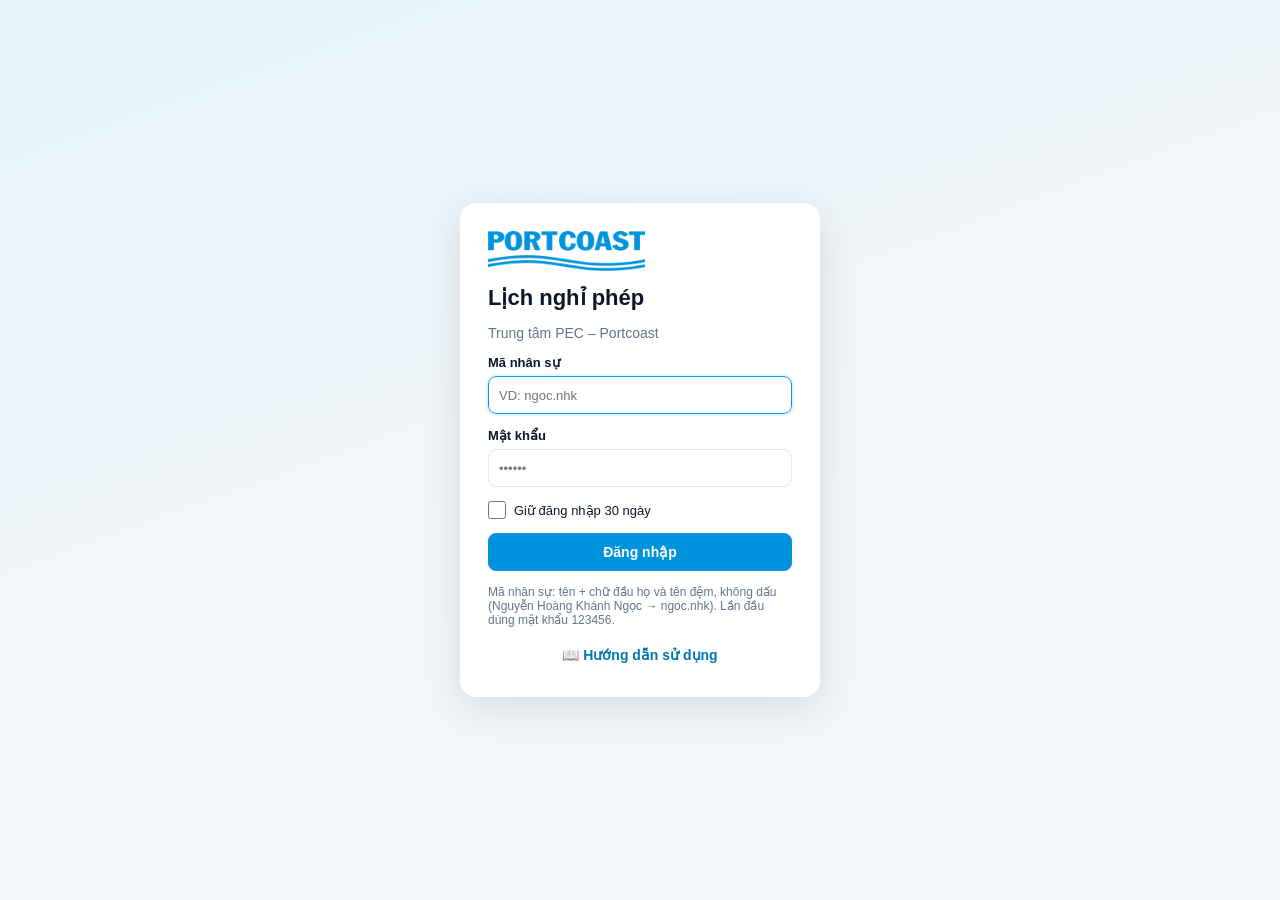
<file: index.html>
<!doctype html>
<html lang="vi">
<head>
  <meta charset="utf-8">
  <meta name="viewport" content="width=device-width, initial-scale=1, viewport-fit=cover">
  <meta name="theme-color" content="#0093DD">
  <meta name="robots" content="noindex, nofollow">
  <meta http-equiv="Content-Security-Policy" content="default-src 'self'; script-src 'self'; style-src 'self' 'unsafe-inline'; img-src 'self' data: blob:; connect-src 'self' https://script.google.com https://script.googleusercontent.com; manifest-src 'self'; object-src 'none'; base-uri 'none'; form-action 'none'">
  <meta name="referrer" content="no-referrer">
  <title>Lịch nghỉ phép PEC – Portcoast</title>
  <link rel="icon" type="image/png" sizes="64x64" href="assets/favicon.png">
  <link rel="icon" type="image/png" sizes="192x192" href="assets/icon-192.png">
  <link rel="apple-touch-icon" sizes="180x180" href="assets/apple-touch-icon.png">
  <meta name="apple-mobile-web-app-capable" content="yes">
  <meta name="mobile-web-app-capable" content="yes">
  <meta name="apple-mobile-web-app-title" content="Nghỉ phép PEC">
  <meta name="apple-mobile-web-app-status-bar-style" content="default">
  <link rel="manifest" href="manifest.webmanifest">
  <link rel="stylesheet" href="css/style.css?v=11">
</head>
<body>
  <header class="topbar">
    <div class="brand">
      <img src="assets/logo.png" alt="Portcoast" class="logo">
      <div class="app-title"><strong>Lịch nghỉ phép</strong><span id="unitName"></span></div>
    </div>
    <nav class="tabs" id="tabs" aria-label="Chức năng"></nav>
    <button class="user-chip" id="userChip" type="button" hidden></button>
  </header>
  <div id="demoBanner" class="demo-banner" hidden></div>

  <main id="main">
    <section class="view" id="view-calendar"></section>
    <section class="view" id="view-form" hidden></section>
    <section class="view" id="view-approve" hidden></section>
    <section class="view" id="view-summary" hidden></section>
    <section class="view" id="view-me" hidden></section>
    <section class="view" id="view-admin" hidden></section>
  </main>

  <div class="overlay" id="login" hidden>
    <form class="login-card" id="loginForm" autocomplete="on">
      <img src="assets/logo.png" alt="Portcoast" class="login-logo">
      <h1>Lịch nghỉ phép</h1>
      <p class="muted" id="loginUnit"></p>
      <label>Mã nhân sự
        <input name="ma" id="loginMa" autocomplete="username" autocapitalize="none" autocorrect="off" spellcheck="false" required placeholder="VD: ngoc.nhk">
      </label>
      <label>Mật khẩu
        <input name="pin" id="loginPin" type="password" autocomplete="current-password" required placeholder="••••••">
      </label>
      <label class="ck remember"><input type="checkbox" id="loginRemember"> Giữ đăng nhập 30 ngày</label>
      <button class="btn primary block" type="submit" id="loginBtn">Đăng nhập</button>
      <p class="err" id="loginErr"></p>
      <p class="muted small" id="loginHint">Mã nhân sự: tên + chữ đầu họ và tên đệm, không dấu (Nguyễn Hoàng Khánh Ngọc → ngoc.nhk). Lần đầu dùng mật khẩu 123456.</p>
      <a class="guide-link" href="huong-dan/" target="_blank" rel="noopener">📖 Hướng dẫn sử dụng</a>
      <div id="demoRoles" class="demo-roles" hidden></div>
    </form>
    <form class="login-card" id="firstPinForm" autocomplete="on" hidden>
      <img src="assets/logo.png" alt="Portcoast" class="login-logo">
      <h1>Đổi mật khẩu</h1>
      <p class="muted" id="firstPinWho"></p>
      <p class="small">Bạn đang dùng mật khẩu mặc định. Hãy đặt mật khẩu riêng (6–32 ký tự) trước khi sử dụng.</p>
      <input type="text" name="username" id="firstPinUser" autocomplete="username" hidden>
      <label>Mật khẩu mới
        <input name="p1" type="password" autocomplete="new-password" required minlength="6" maxlength="32">
      </label>
      <label>Nhập lại mật khẩu mới
        <input name="p2" type="password" autocomplete="new-password" required minlength="6" maxlength="32">
      </label>
      <button class="btn primary block" type="submit" id="firstPinBtn">Đổi mật khẩu và vào</button>
      <p class="err" id="firstPinErr"></p>
      <button class="btn block" type="button" data-act="cancelFirst">Quay lại</button>
    </form>
  </div>

  <div class="overlay" id="modal" hidden>
    <div class="sheet" role="dialog" aria-modal="true">
      <button class="sheet-close" type="button" data-close aria-label="Đóng">×</button>
      <div id="modalBody"></div>
    </div>
  </div>

  <div id="toast" role="status" aria-live="polite"></div>

  <script src="js/config.js?v=11"></script>
  <script src="js/logic.js?v=11"></script>
  <script src="js/api.js?v=11"></script>
  <script src="js/app.js?v=11"></script>
</body>
</html>
</file>
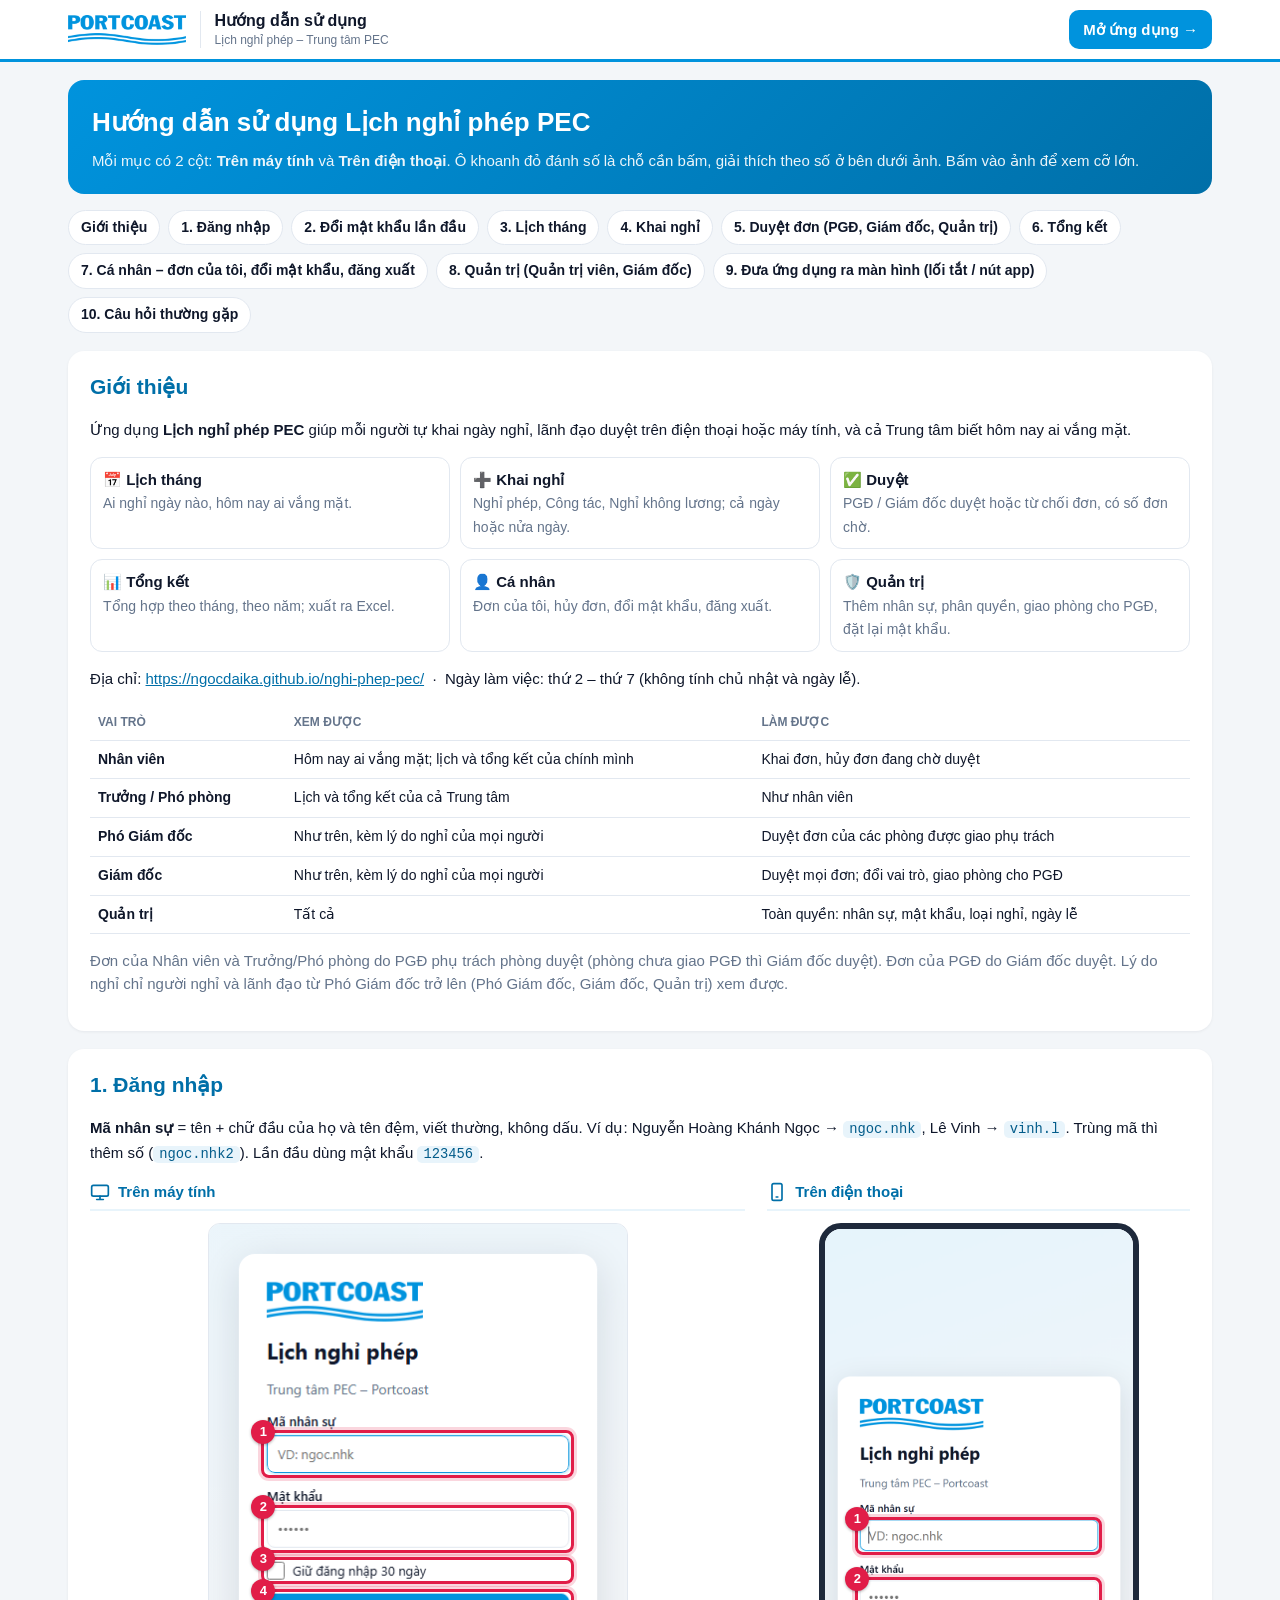
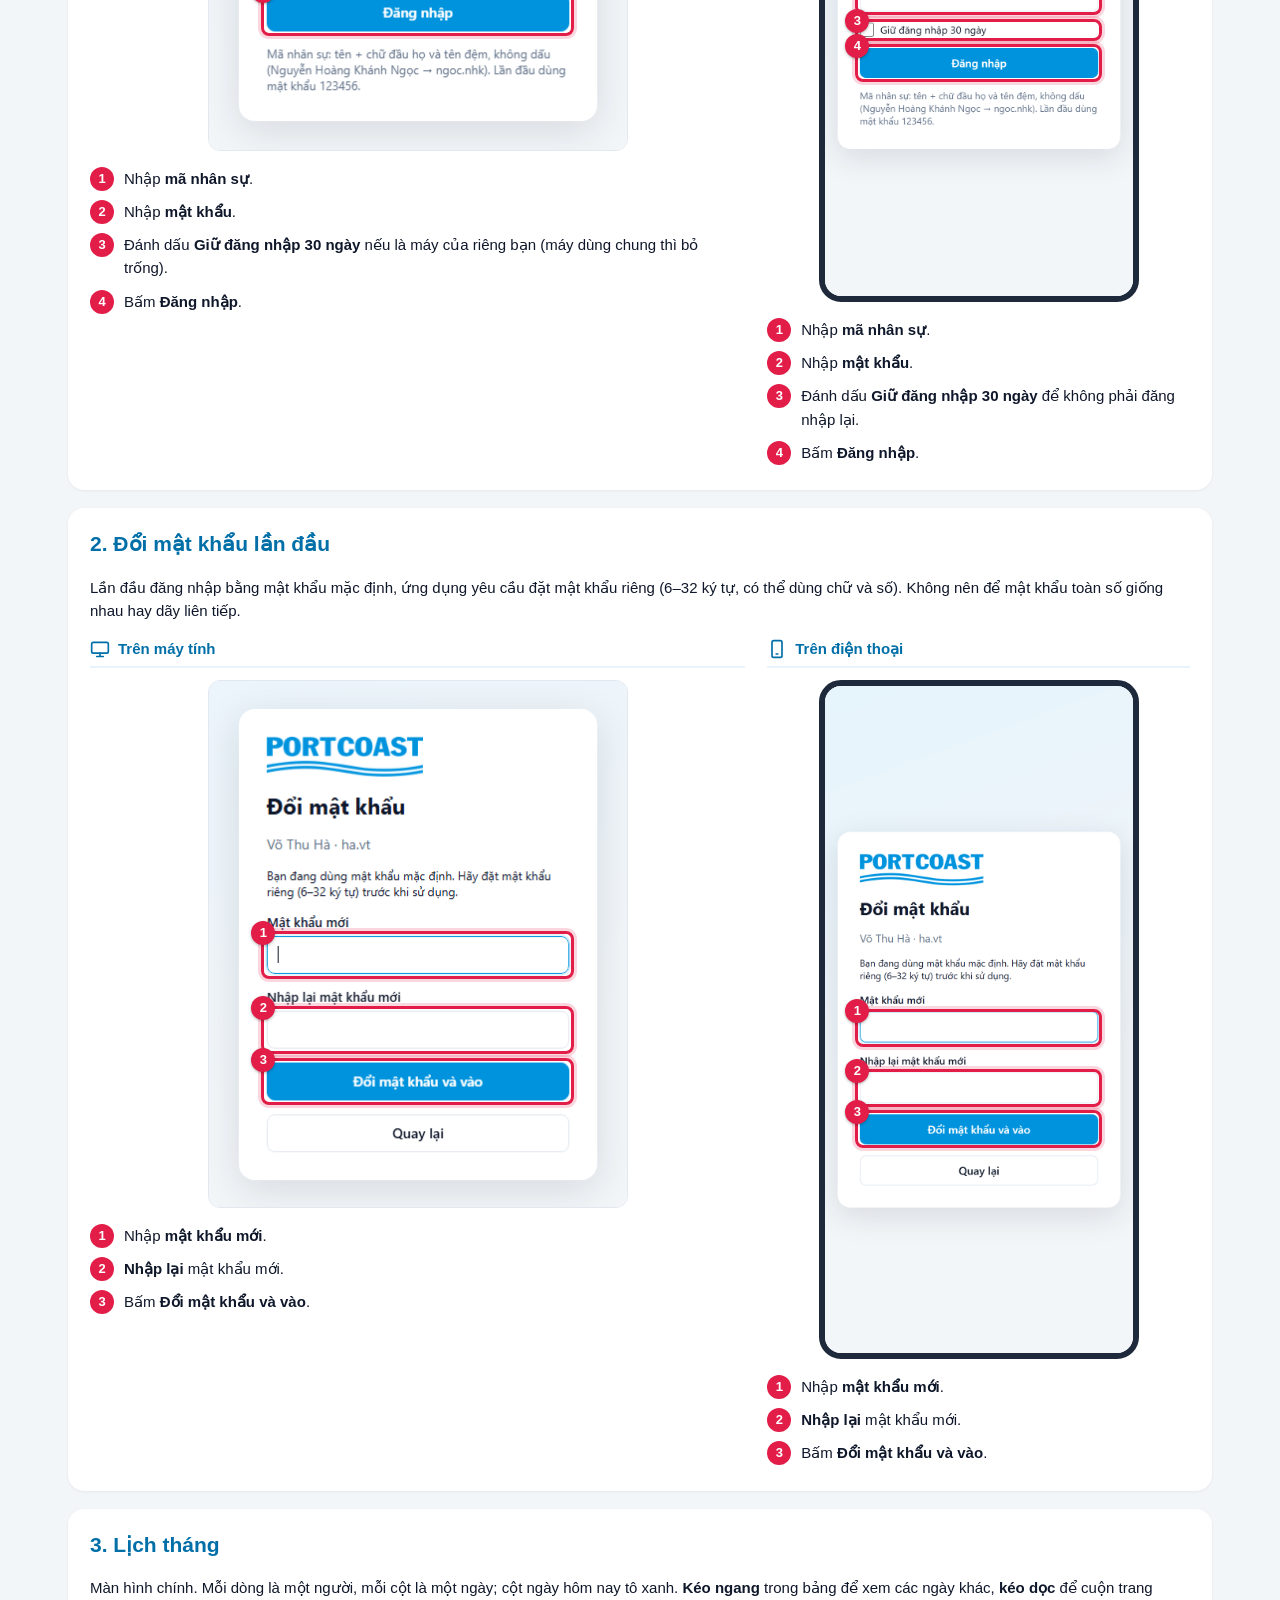
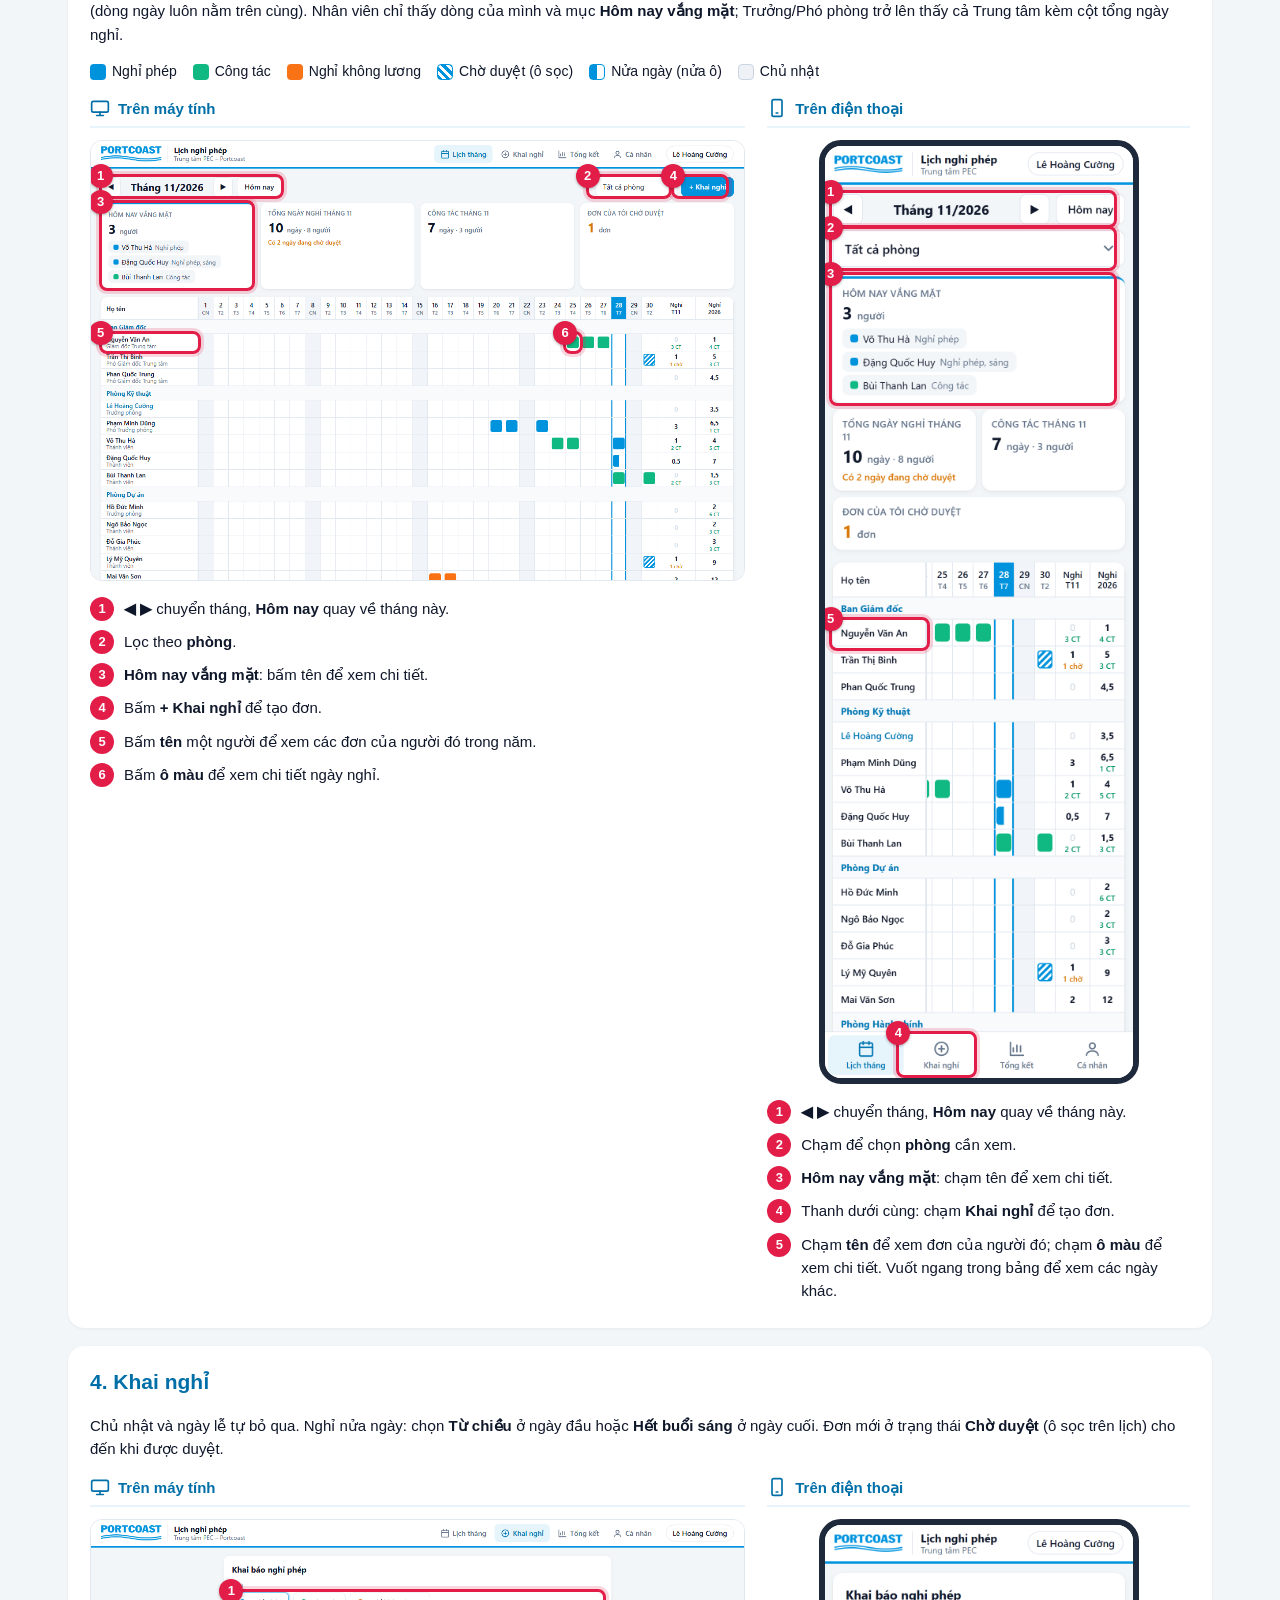
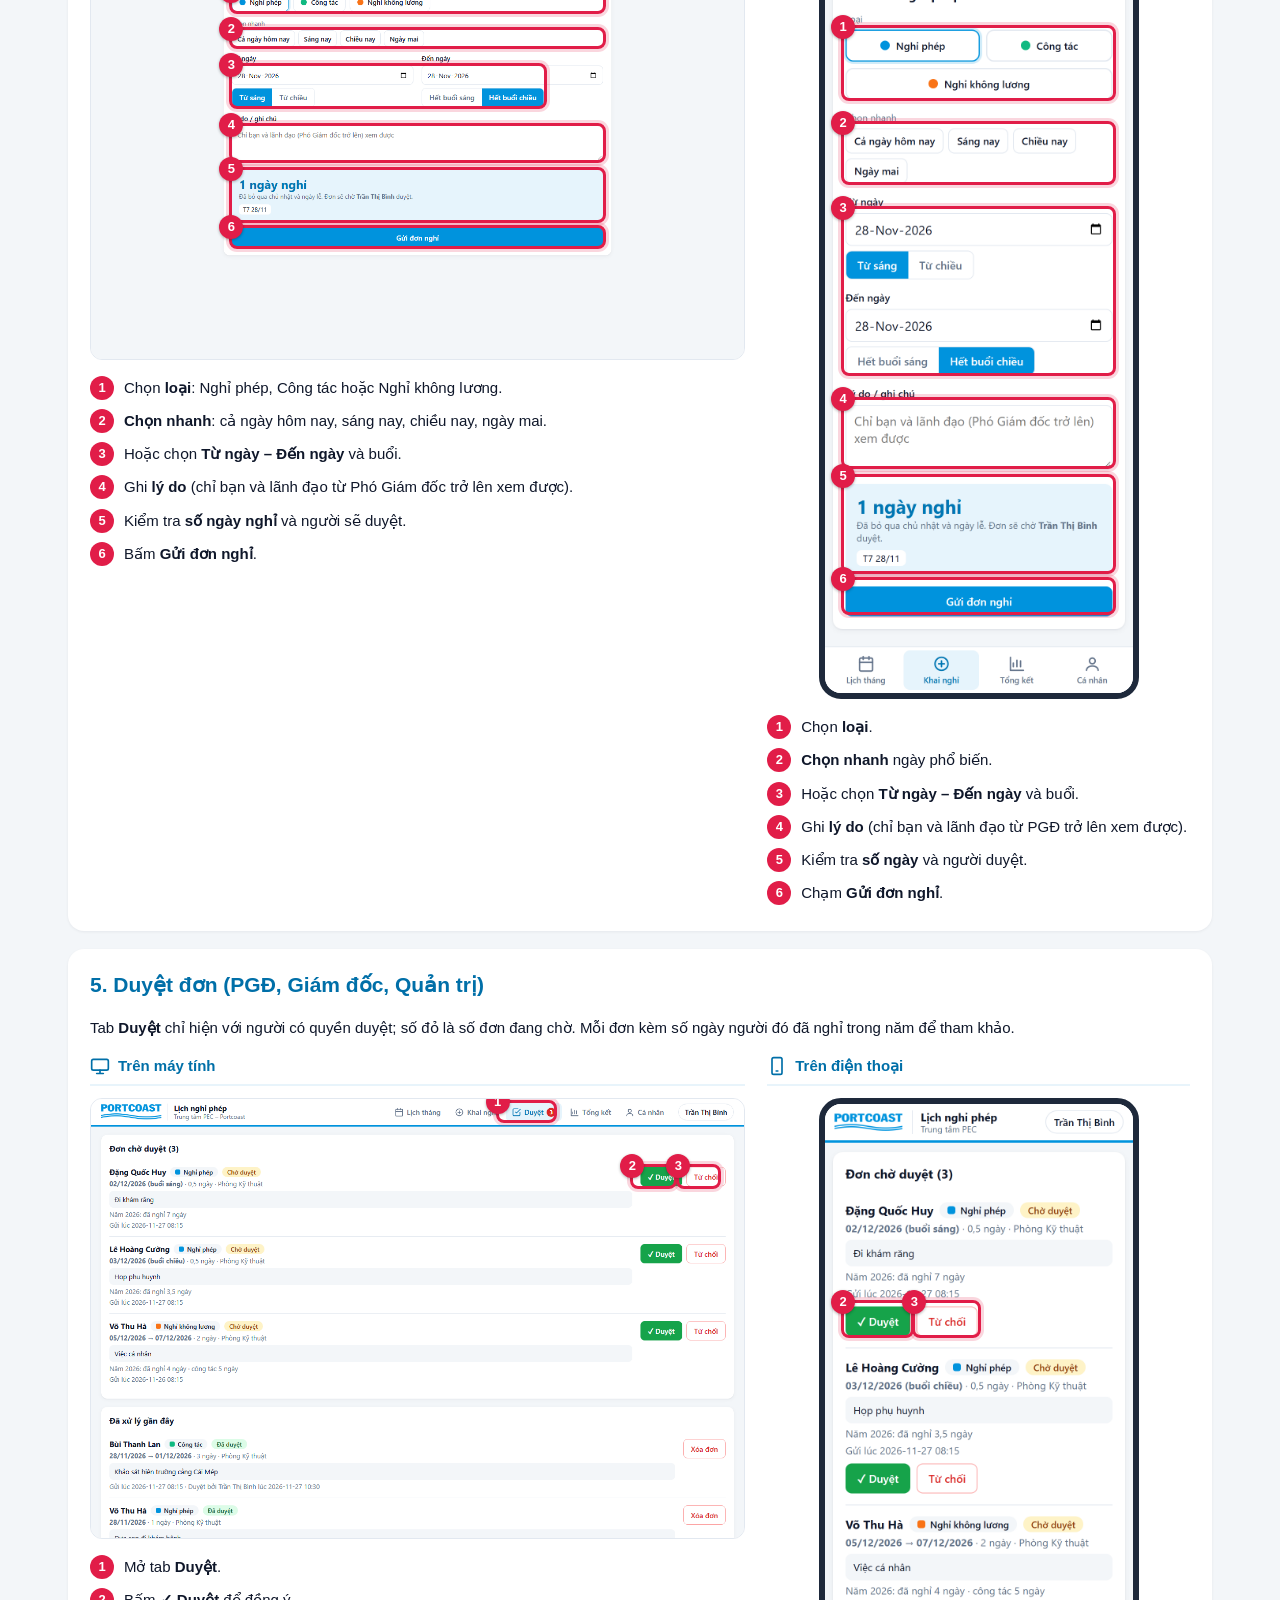
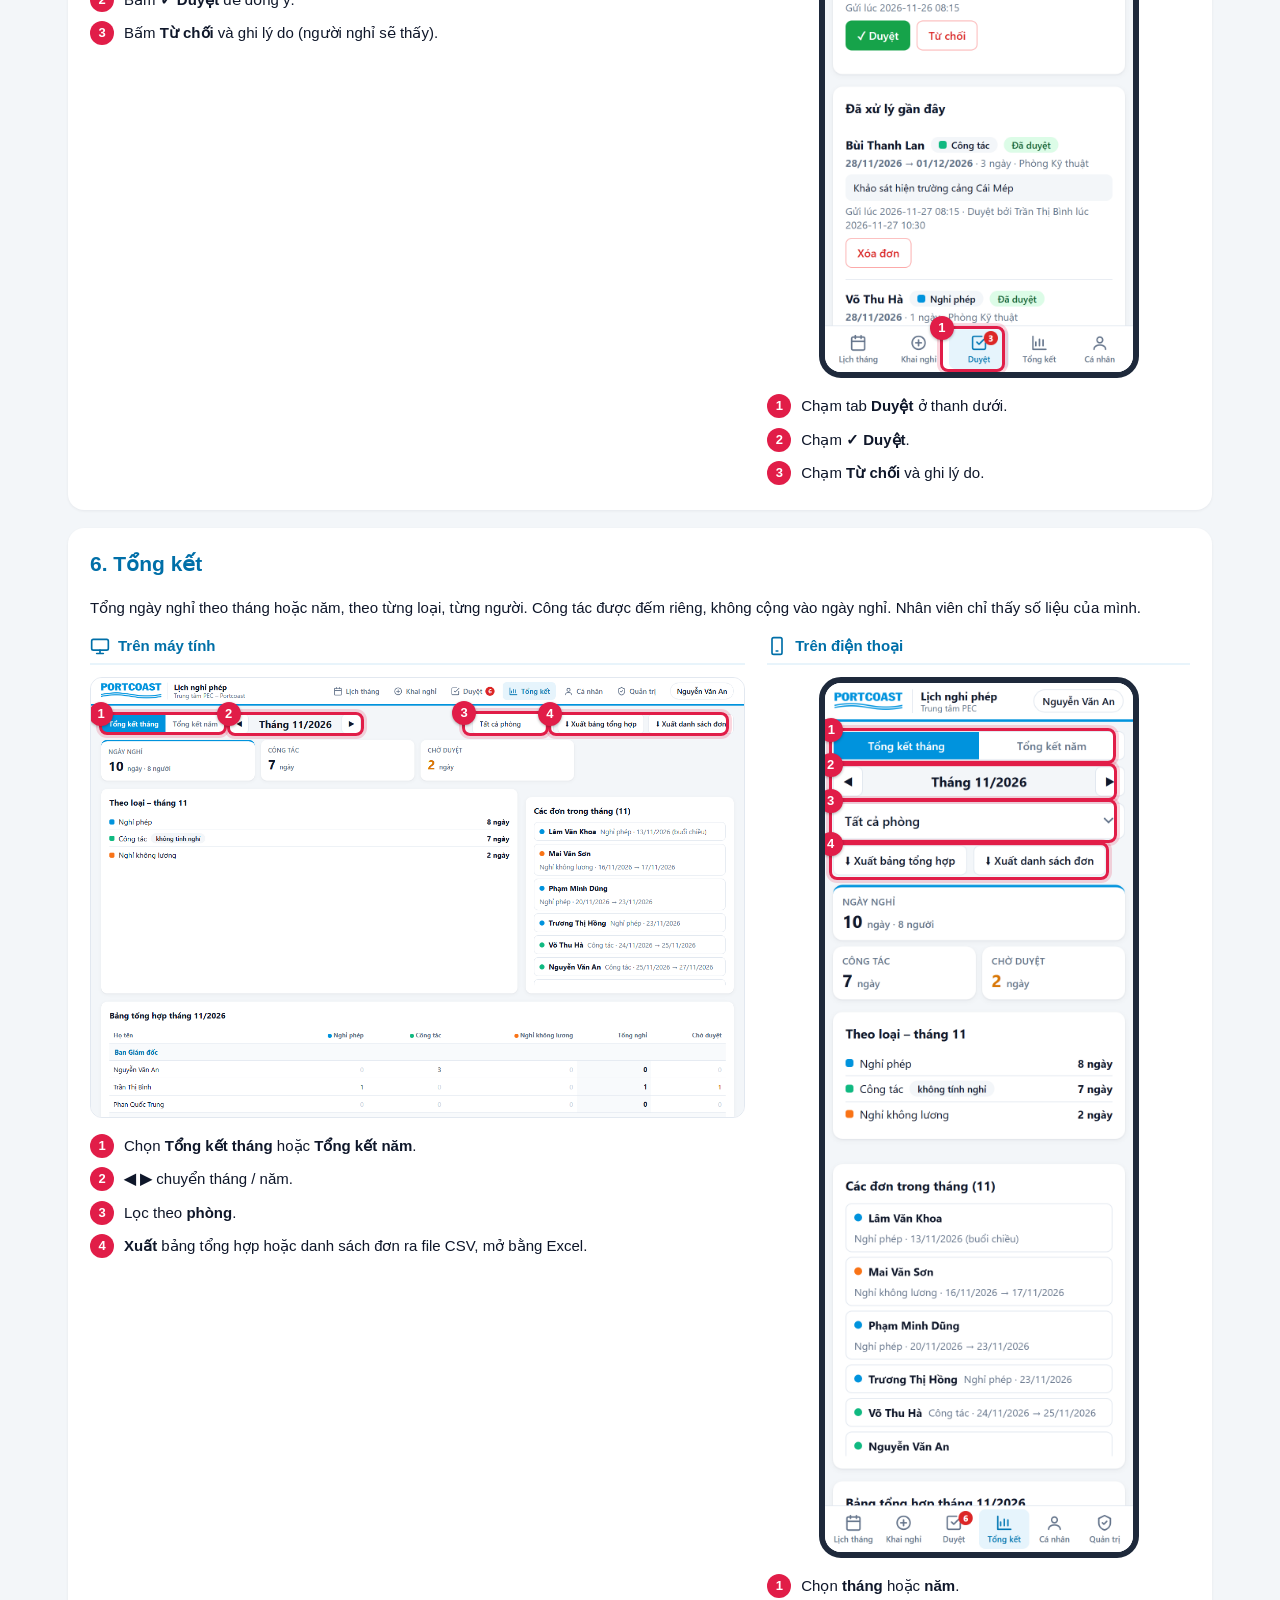
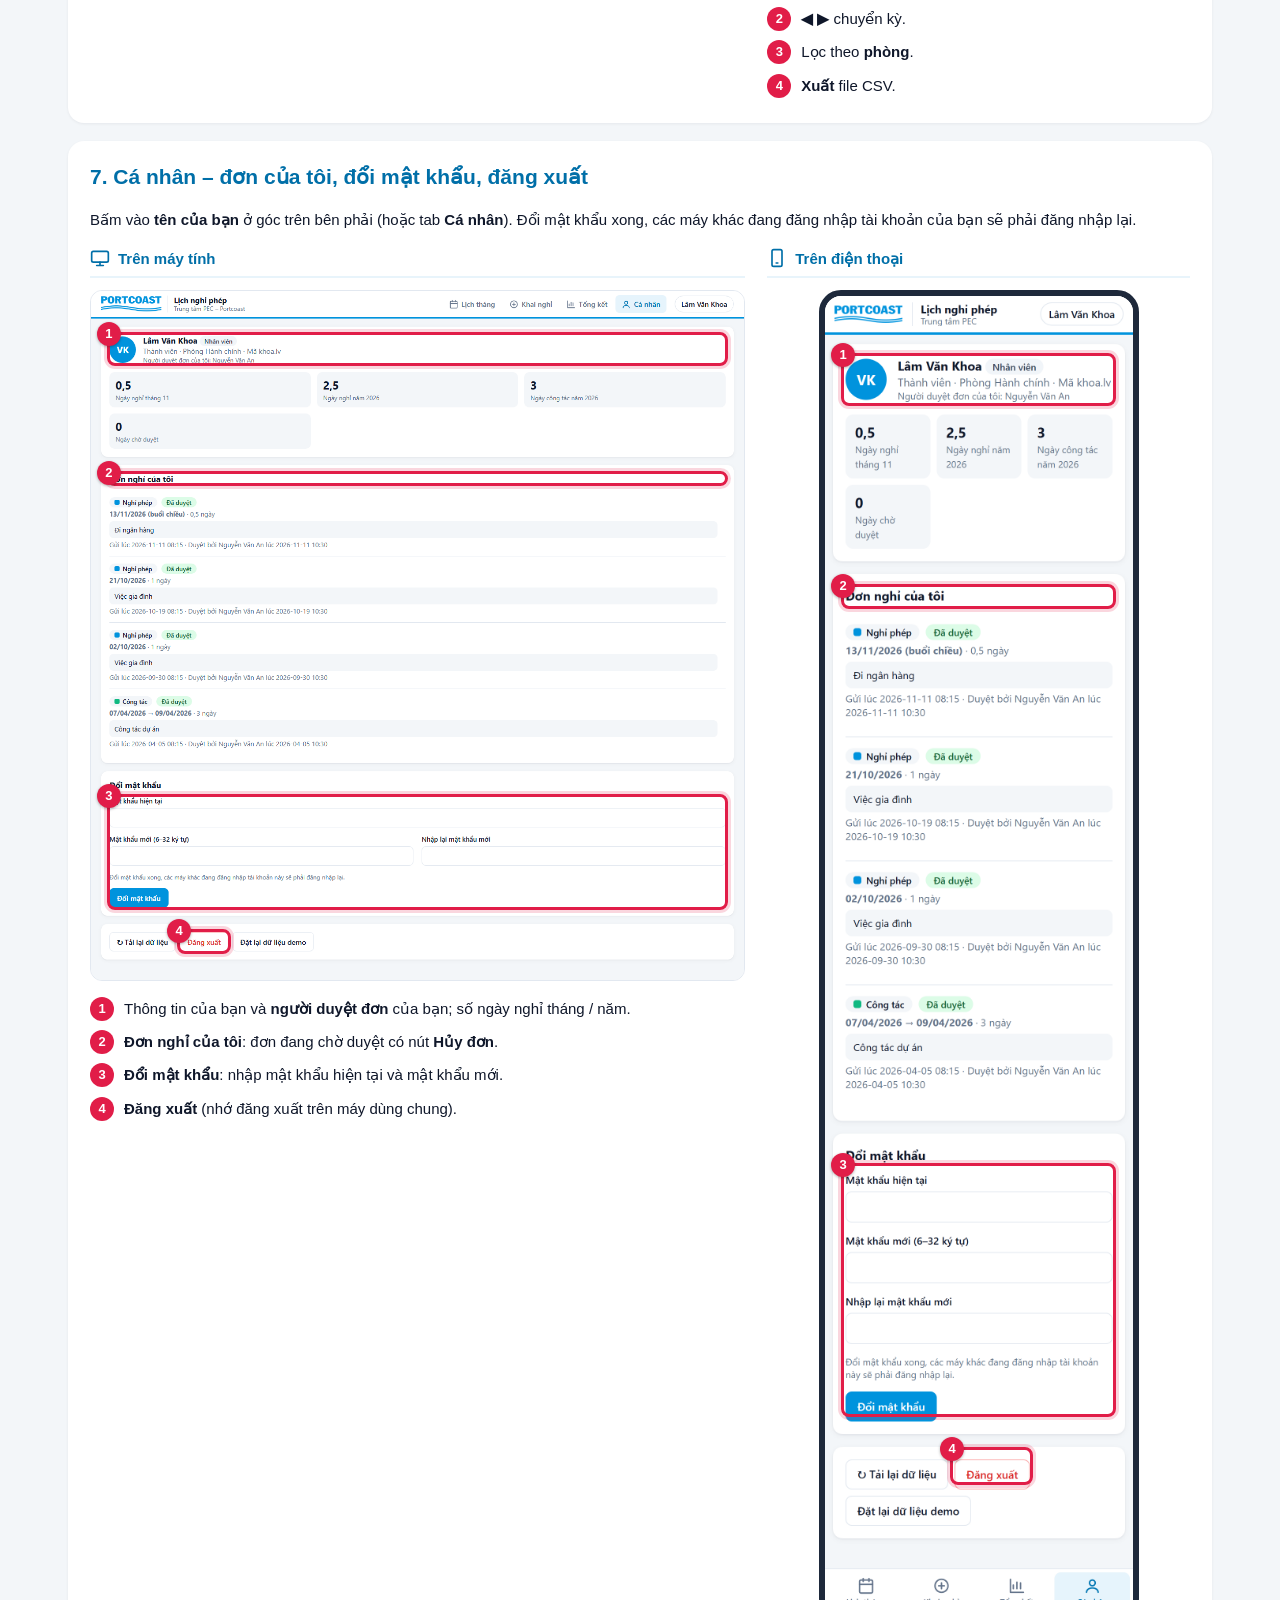
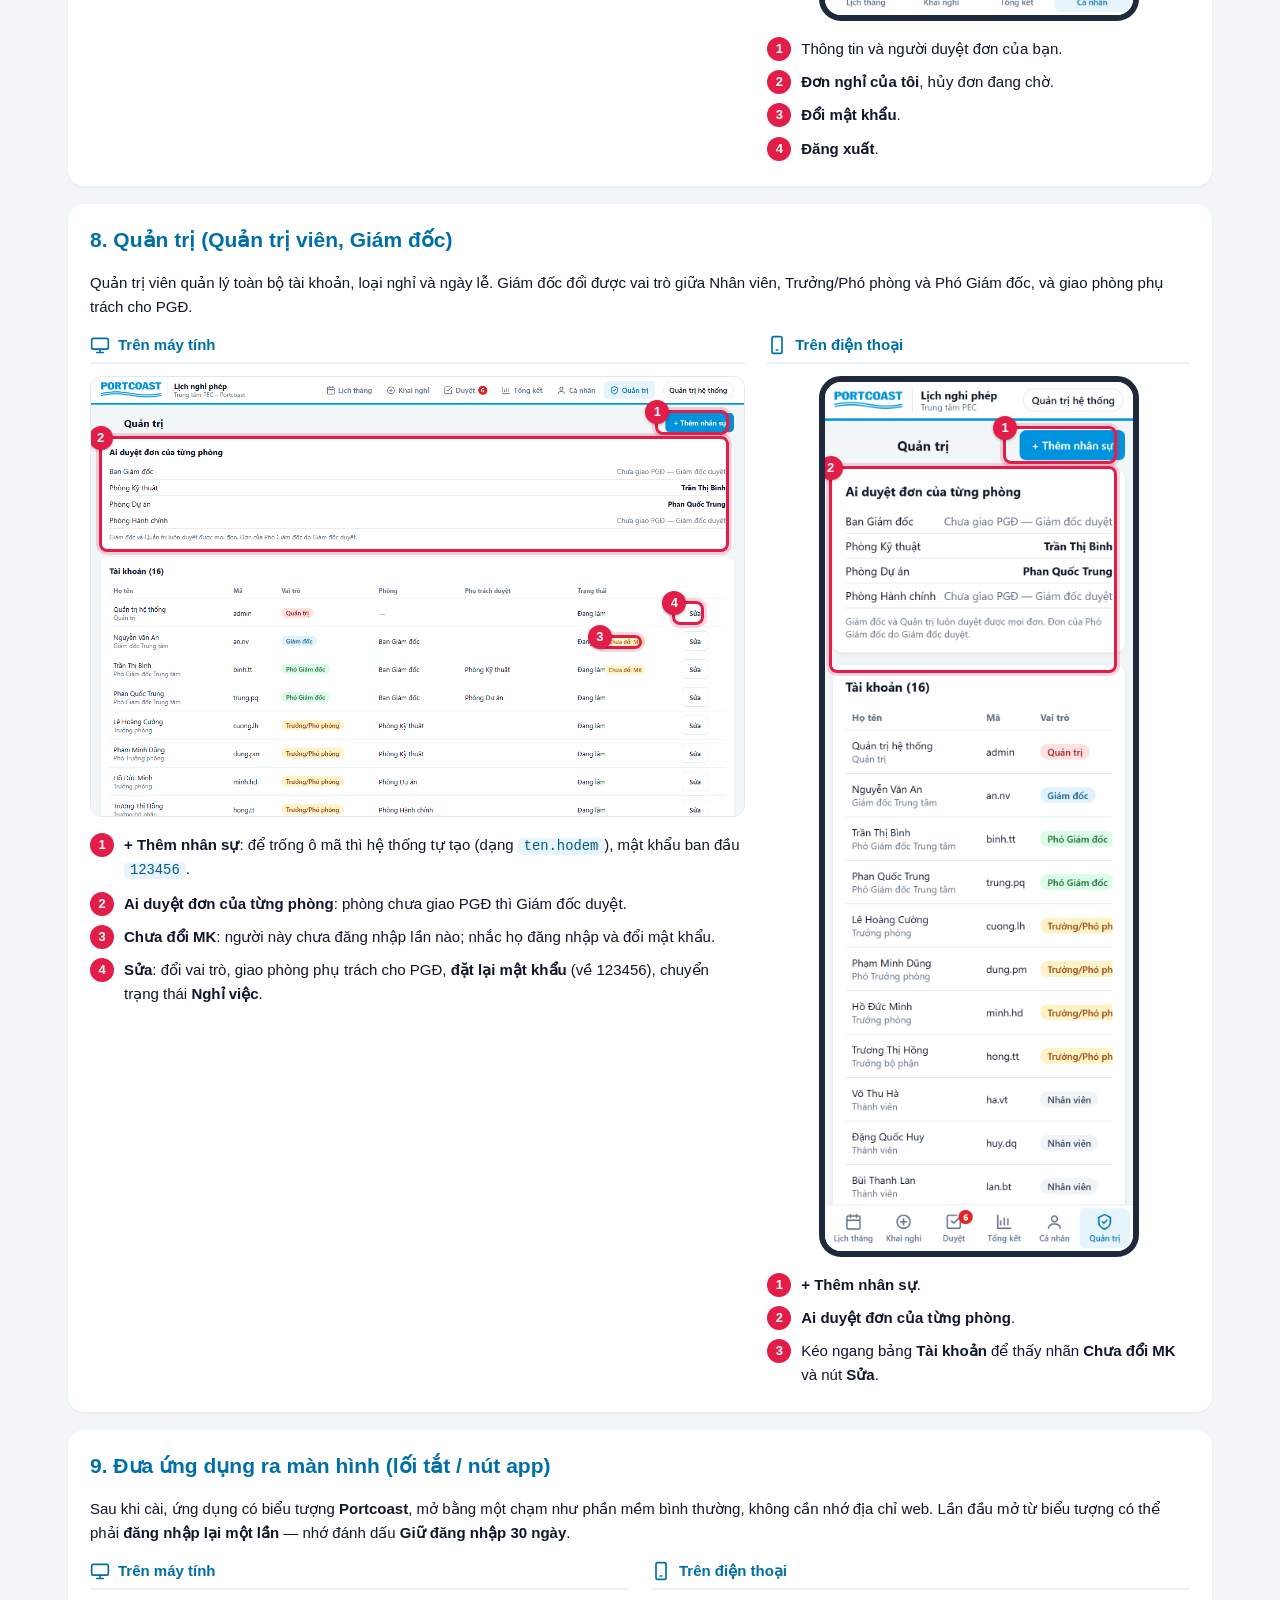
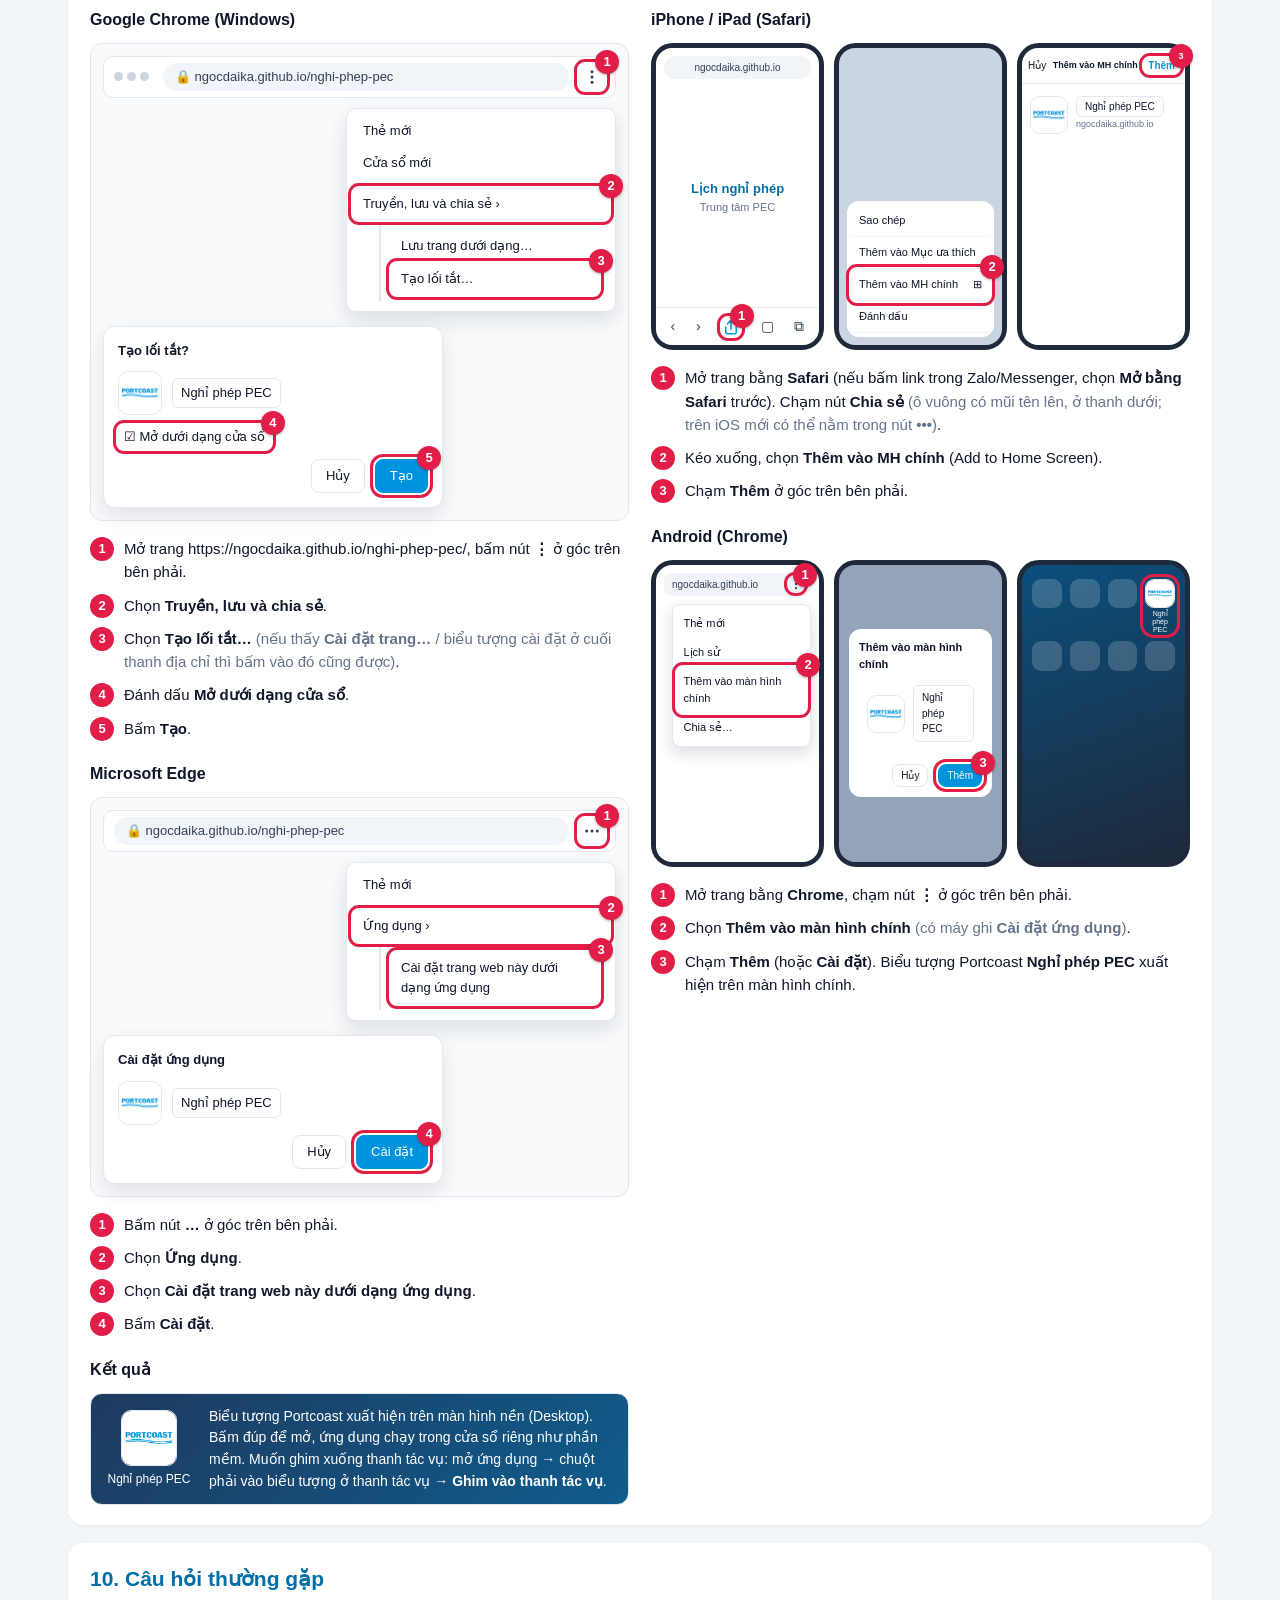
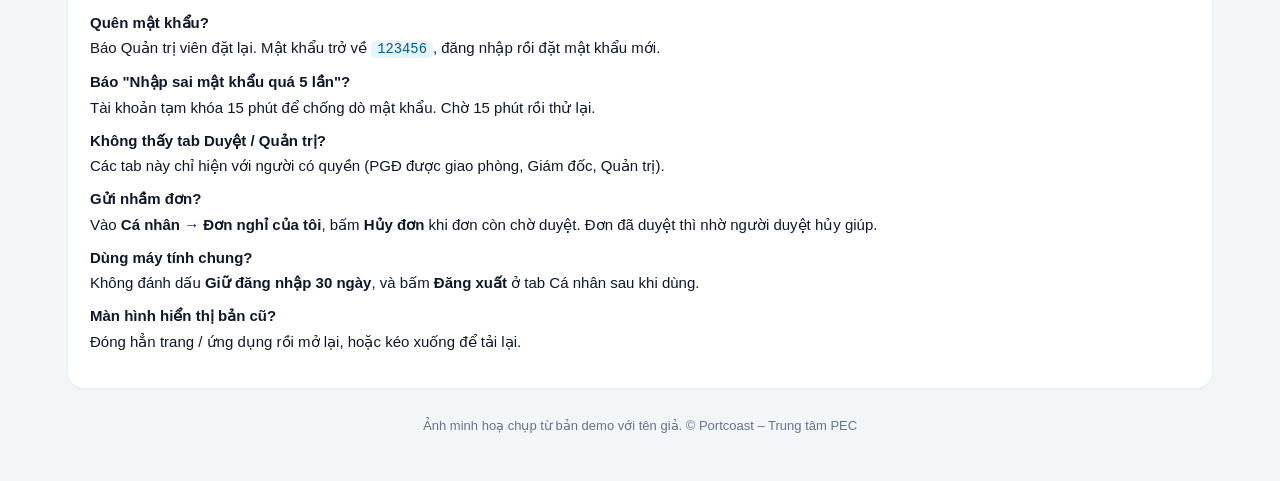
<file: huong-dan/index.html>
<!doctype html>
<html lang="vi">
<head>
<meta charset="utf-8">
<meta name="viewport" content="width=device-width, initial-scale=1">
<meta name="robots" content="noindex, nofollow">
<meta http-equiv="Content-Security-Policy" content="default-src 'self'; style-src 'self' 'unsafe-inline'; img-src 'self' data:; object-src 'none'; base-uri 'none'; form-action 'none'">
<meta name="referrer" content="no-referrer">
<title>Hướng dẫn sử dụng – Lịch nghỉ phép PEC</title>
<link rel="icon" type="image/png" href="../assets/favicon.png">
<link rel="apple-touch-icon" href="../assets/apple-touch-icon.png">
<style>
:root{--brand:#0093DD;--brand-d:#006FA8;--line:#E2E8F0;--muted:#64748B;--mk:#E11D48;--bg:#F3F6F9}
*{box-sizing:border-box}html{scroll-behavior:smooth}
body{margin:0;font:15px/1.55 "Segoe UI",Roboto,"Helvetica Neue",Arial,sans-serif;color:#0F172A;background:var(--bg)}
a{color:var(--brand-d)}code{background:#E8F4FB;color:#035c8a;padding:1px 6px;border-radius:5px;font-size:.92em}
.muted{color:var(--muted)}
header.top{background:#fff;border-bottom:3px solid var(--brand);position:sticky;top:0;z-index:20}
.top-in{max-width:1180px;margin:0 auto;display:flex;align-items:center;gap:14px;padding:10px 18px}
.top-in img{height:30px}.top-in .t{border-left:1px solid var(--line);padding-left:14px;line-height:1.2}
.top-in .t b{display:block;font-size:16px}.top-in .t span{font-size:12px;color:var(--muted)}
.top-in .go{margin-left:auto;background:var(--brand);color:#fff;text-decoration:none;font-weight:600;padding:8px 14px;border-radius:10px;white-space:nowrap}
main{max-width:1180px;margin:0 auto;padding:18px}
.hero{background:linear-gradient(135deg,#0093DD,#006FA8);color:#fff;border-radius:16px;padding:22px 24px;margin-bottom:16px}
.hero h1{margin:0 0 6px;font-size:26px}.hero p{margin:0;opacity:.92}
nav.toc{display:flex;flex-wrap:wrap;gap:8px;margin:0 0 18px}
nav.toc a{background:#fff;border:1px solid var(--line);border-radius:999px;padding:6px 12px;text-decoration:none;color:#0F172A;font-size:14px;font-weight:600}
nav.toc a:hover{border-color:var(--brand);color:var(--brand-d)}
section{background:#fff;border-radius:16px;box-shadow:0 1px 3px rgba(15,23,42,.06);padding:20px 22px;margin-bottom:18px;scroll-margin-top:70px}
section h2{margin:0 0 8px;font-size:21px;color:var(--brand-d)}section h3{margin:18px 0 10px;font-size:16px}
.cols{display:grid;grid-template-columns:minmax(0,1.55fr) minmax(0,1fr);gap:22px;margin-top:14px}
.col-h{display:flex;align-items:center;gap:8px;font-weight:700;color:var(--brand-d);border-bottom:2px solid #E8F4FB;padding-bottom:6px;margin-bottom:12px}
.col-h svg{width:20px;height:20px;fill:none;stroke:currentColor;stroke-width:2;stroke-linecap:round}
.shot{position:relative;display:block;border:1px solid var(--line);border-radius:12px;overflow:hidden;background:#fff}
.shot img{display:block;width:100%;height:auto}
.shot[style]{margin:0 auto}
.cols.eq{grid-template-columns:minmax(0,1fr) minmax(0,1fr)}
.shot.mob{max-width:320px;margin:0 auto;border-radius:22px;border:6px solid #1E293B}
.mk{position:absolute;border:3px solid var(--mk);border-radius:8px;box-shadow:0 0 0 3px rgba(225,29,72,.18);pointer-events:none}
.mk b,.n{position:absolute;top:-13px;left:-13px;width:24px;height:24px;border-radius:50%;background:var(--mk);color:#fff;font:700 13px/24px "Segoe UI",Arial,sans-serif;text-align:center;box-shadow:0 1px 3px rgba(0,0,0,.3)}
.steps{counter-reset:s;list-style:none;padding:0;margin:12px 0 0}
.steps li{counter-increment:s;position:relative;padding:4px 0 4px 34px;margin:2px 0}
.steps li::before{content:counter(s);position:absolute;left:0;top:4px;width:24px;height:24px;border-radius:50%;background:var(--mk);color:#fff;font-weight:700;font-size:13px;line-height:24px;text-align:center}
.feat{display:grid;grid-template-columns:repeat(3,minmax(0,1fr));gap:10px;margin:12px 0}
.feat div{border:1px solid var(--line);border-radius:12px;padding:10px 12px}.feat b{display:block}.feat span{color:var(--muted);font-size:14px}
table.roles{width:100%;border-collapse:collapse;font-size:14px;margin:8px 0}
.roles th,.roles td{border-bottom:1px solid var(--line);padding:8px;text-align:left;vertical-align:top}.roles th{color:var(--muted);font-size:12px;text-transform:uppercase}
.legend{display:flex;flex-wrap:wrap;gap:6px 16px;font-size:14px;margin:8px 0}
.legend span{display:inline-flex;align-items:center;gap:6px}.legend i{width:16px;height:16px;border-radius:4px;display:inline-block}
.legend .sw-p{background:repeating-linear-gradient(45deg,#0093DD 0 3px,#fff 3px 6px);border:1px solid #0093DD}
.legend .sw-h{background:linear-gradient(90deg,#0093DD 50%,#fff 50%);border:1px solid #0093DD}
.faq dt{font-weight:700;margin-top:10px}.faq dd{margin:2px 0 0}
/* Hình minh hoạ cài đặt */
.ring{position:relative;outline:3px solid var(--mk);outline-offset:2px;border-radius:6px}
.ring>.n{top:-14px;left:auto;right:-14px}
.mock{border:1px solid var(--line);border-radius:12px;background:#F8FAFC;padding:12px;font-size:13px;position:relative}
.browser .bbar{display:flex;align-items:center;gap:10px;background:#fff;border:1px solid var(--line);border-radius:10px;padding:6px 10px}
.browser .url{flex:1;background:#F1F5F9;border-radius:999px;padding:4px 12px;color:#334155;white-space:nowrap;overflow:hidden;text-overflow:ellipsis}
.dots3 i{display:inline-block;width:9px;height:9px;border-radius:50%;background:#CBD5E1;margin-right:4px}
.ico{display:inline-flex;width:26px;height:26px;align-items:center;justify-content:center}.ico svg{width:18px;height:18px;fill:#334155}
.menu{margin:10px 0 0 auto;width:270px;background:#fff;border:1px solid var(--line);border-radius:10px;box-shadow:0 8px 20px rgba(15,23,42,.12);padding:6px}
.menu>div,.sub>div{padding:6px 10px}.menu .sep{height:1px;background:var(--line);padding:0;margin:4px 0}
.menu .sub{margin:4px 0 4px 26px;border-left:2px solid var(--line)}
.dlg{margin-top:14px;background:#fff;border:1px solid var(--line);border-radius:12px;padding:14px;max-width:340px;box-shadow:0 8px 20px rgba(15,23,42,.1)}
.dlg-h{font-weight:700;margin-bottom:10px}.dlg-r{display:flex;align-items:center;gap:10px;margin-bottom:10px}.dlg label{display:inline-block;padding:2px 6px}
.dlg-b{display:flex;justify-content:flex-end;gap:10px;margin-top:10px}.dlg-b span{padding:6px 14px;border-radius:8px;border:1px solid var(--line)}
.dlg-b .pri{background:var(--brand);color:#fff;border-color:var(--brand)}
.inp{border:1px solid var(--line);border-radius:6px;padding:4px 8px;background:#fff}
.appicon{width:44px;height:44px;border-radius:10px;border:1px solid var(--line);background:#fff}
.desk{display:flex;gap:14px;align-items:center;background:linear-gradient(135deg,#1E3A5F,#0F5C8C);color:#fff}
.desk p{margin:0;font-size:14px}.desk a{color:#BDE6FB}
.desk-ic{display:flex;flex-direction:column;align-items:center;gap:4px;width:92px;flex:none;font-size:12px;text-align:center}.desk-ic .appicon{width:56px;height:56px}
.phones{display:grid;grid-template-columns:repeat(3,minmax(0,1fr));gap:10px}
.phone{border:5px solid #1E293B;border-radius:22px;background:#1E293B;aspect-ratio:9/16;overflow:visible}
.scr{position:relative;height:100%;background:#fff;border-radius:16px;font-size:11px;display:flex;flex-direction:column}
.p-top{background:#F1F5F9;margin:8px;border-radius:999px;padding:4px 8px;text-align:center;color:#334155;font-size:10px}
.p-top.a{display:flex;justify-content:space-between;align-items:center;border-radius:8px}
.dot3{display:inline-flex}.dot3 svg{width:14px;height:14px;fill:#334155}
.p-body{flex:1;display:flex;flex-direction:column;align-items:center;justify-content:center;color:var(--brand-d)}.p-body b{font-size:13px}.p-body span{color:var(--muted)}
.p-bar{display:flex;justify-content:space-around;align-items:center;border-top:1px solid var(--line);padding:8px 4px;font-size:14px;color:#334155}
.p-bar .sh{display:inline-flex;color:var(--brand)}.p-bar svg{width:18px;height:18px}
.sheet-ios{background:#CBD5E1;justify-content:flex-end}
.p-sheet{background:#fff;border-radius:12px;margin:8px;padding:4px}.p-sheet .row{padding:7px 8px;border-bottom:1px solid #F1F5F9;display:flex;justify-content:space-between}
.p-nav{display:flex;justify-content:space-between;align-items:center;padding:10px 6px;border-bottom:1px solid var(--line);gap:4px;font-size:10px}.p-nav b{font-size:9px;text-align:center}
.p-nav .add{color:var(--brand);font-weight:700;padding:0 4px}
.p-add{display:flex;align-items:center;gap:8px;padding:12px 8px}.p-add small{display:block;color:var(--muted);font-size:9px;margin-top:3px}
.p-add .appicon{width:38px;height:38px}.p-add .inp{font-size:10px}
.p-menu{margin:0 8px 0 auto;width:85%;background:#fff;border:1px solid var(--line);border-radius:8px;box-shadow:0 6px 16px rgba(15,23,42,.15);padding:4px}
.p-menu div{padding:6px}
.scr.dim{background:#94A3B8;justify-content:center}
.p-dlg{background:#fff;border-radius:12px;margin:10px;padding:10px}.p-dlg .dlg-b span{padding:3px 8px;font-size:10px}
.scr.home{background:linear-gradient(160deg,#0B4F7C,#1E293B);padding:14px 10px}
.hgrid{display:grid;grid-template-columns:repeat(4,minmax(0,1fr));gap:8px}.hgrid i{aspect-ratio:1;border-radius:9px;background:rgba(255,255,255,.18)}
.hic{display:flex;flex-direction:column;align-items:center;gap:2px;color:#fff;font-size:7px;line-height:1.1;text-align:center;outline:3px solid var(--mk);outline-offset:2px;border-radius:9px;min-width:0}
.hic span{overflow-wrap:anywhere}
.hic .appicon{width:100%;height:auto;aspect-ratio:1;border-radius:9px}
footer{text-align:center;color:var(--muted);font-size:13px;padding:10px 0 30px}
@media (max-width:900px){
  .cols{grid-template-columns:1fr}.col.mob{order:-1}
  .feat{grid-template-columns:repeat(2,minmax(0,1fr))}
}
@media (max-width:560px){
  main{padding:10px}section{padding:16px 14px;border-radius:12px}.hero{padding:18px}.hero h1{font-size:21px}
  .top-in .t span{display:none}.feat{grid-template-columns:1fr}
  .roles th:nth-child(2),.roles td:nth-child(2){display:none}
  .phones{grid-template-columns:repeat(3,minmax(0,1fr));gap:6px}.scr{font-size:9px}
}
@media print{header.top,nav.toc{display:none}section{break-inside:avoid;box-shadow:none;border:1px solid var(--line)}}
</style>
</head>
<body>
<header class="top"><div class="top-in"><img src="../assets/logo.png" alt="Portcoast"><div class="t"><b>Hướng dẫn sử dụng</b><span>Lịch nghỉ phép – Trung tâm PEC</span></div>
<a class="go" href="../">Mở ứng dụng →</a></div></header>
<main>
<div class="hero"><h1>Hướng dẫn sử dụng Lịch nghỉ phép PEC</h1>
<p>Mỗi mục có 2 cột: <b>Trên máy tính</b> và <b>Trên điện thoại</b>. Ô khoanh đỏ đánh số là chỗ cần bấm, giải thích theo số ở bên dưới ảnh. Bấm vào ảnh để xem cỡ lớn.</p></div>
<nav class="toc"><a href="#gioi-thieu">Giới thiệu</a><a href="#dang-nhap">1. Đăng nhập</a><a href="#doi-mat-khau-lan-dau">2. Đổi mật khẩu lần đầu</a><a href="#lich-thang">3. Lịch tháng</a><a href="#khai-nghi">4. Khai nghỉ</a><a href="#duyet">5. Duyệt đơn (PGĐ, Giám đốc, Quản trị)</a><a href="#tong-ket">6. Tổng kết</a><a href="#ca-nhan">7. Cá nhân – đơn của tôi, đổi mật khẩu, đăng xuất</a><a href="#quan-tri">8. Quản trị (Quản trị viên, Giám đốc)</a><a href="#cai-dat">9. Đưa ứng dụng ra màn hình (lối tắt / nút app)</a><a href="#hoi-dap">10. Câu hỏi thường gặp</a></nav>
<section id="gioi-thieu"><h2>Giới thiệu</h2>
<p>Ứng dụng <b>Lịch nghỉ phép PEC</b> giúp mỗi người tự khai ngày nghỉ, lãnh đạo duyệt trên điện thoại hoặc máy tính, và cả Trung tâm biết hôm nay ai vắng mặt.</p>
<div class="feat">
  <div><b>📅 Lịch tháng</b><span>Ai nghỉ ngày nào, hôm nay ai vắng mặt.</span></div>
  <div><b>➕ Khai nghỉ</b><span>Nghỉ phép, Công tác, Nghỉ không lương; cả ngày hoặc nửa ngày.</span></div>
  <div><b>✅ Duyệt</b><span>PGĐ / Giám đốc duyệt hoặc từ chối đơn, có số đơn chờ.</span></div>
  <div><b>📊 Tổng kết</b><span>Tổng hợp theo tháng, theo năm; xuất ra Excel.</span></div>
  <div><b>👤 Cá nhân</b><span>Đơn của tôi, hủy đơn, đổi mật khẩu, đăng xuất.</span></div>
  <div><b>🛡️ Quản trị</b><span>Thêm nhân sự, phân quyền, giao phòng cho PGĐ, đặt lại mật khẩu.</span></div>
</div>
<p>Địa chỉ: <a href="../">https://ngocdaika.github.io/nghi-phep-pec/</a> &nbsp;·&nbsp; Ngày làm việc: thứ 2 – thứ 7 (không tính chủ nhật và ngày lễ).</p>
<table class="roles">
<thead><tr><th>Vai trò</th><th>Xem được</th><th>Làm được</th></tr></thead>
<tbody>
<tr><td><b>Nhân viên</b></td><td>Hôm nay ai vắng mặt; lịch và tổng kết của chính mình</td><td>Khai đơn, hủy đơn đang chờ duyệt</td></tr>
<tr><td><b>Trưởng / Phó phòng</b></td><td>Lịch và tổng kết của cả Trung tâm</td><td>Như nhân viên</td></tr>
<tr><td><b>Phó Giám đốc</b></td><td>Như trên, kèm lý do nghỉ của mọi người</td><td>Duyệt đơn của các phòng được giao phụ trách</td></tr>
<tr><td><b>Giám đốc</b></td><td>Như trên, kèm lý do nghỉ của mọi người</td><td>Duyệt mọi đơn; đổi vai trò, giao phòng cho PGĐ</td></tr>
<tr><td><b>Quản trị</b></td><td>Tất cả</td><td>Toàn quyền: nhân sự, mật khẩu, loại nghỉ, ngày lễ</td></tr>
</tbody></table>
<p class="muted">Đơn của Nhân viên và Trưởng/Phó phòng do PGĐ phụ trách phòng duyệt (phòng chưa giao PGĐ thì Giám đốc duyệt). Đơn của PGĐ do Giám đốc duyệt. Lý do nghỉ chỉ người nghỉ và lãnh đạo từ Phó Giám đốc trở lên (Phó Giám đốc, Giám đốc, Quản trị) xem được.</p>
</section>
<section id="dang-nhap"><h2>1. Đăng nhập</h2>
<p><b>Mã nhân sự</b> = tên + chữ đầu của họ và tên đệm, viết thường, không dấu. Ví dụ: Nguyễn Hoàng Khánh Ngọc → <code>ngoc.nhk</code>, Lê Vinh → <code>vinh.l</code>. Trùng mã thì thêm số (<code>ngoc.nhk2</code>). Lần đầu dùng mật khẩu <code>123456</code>.</p>
<div class="cols"><div class="col web"><div class="col-h"><svg viewBox="0 0 24 24" aria-hidden="true"><rect x="2" y="4" width="20" height="13" rx="2"/><path d="M8 21h8M12 17v4"/></svg>Trên máy tính</div><a class="shot" style="max-width:420px" href="img/web-login.png" target="_blank" rel="noopener" title="Bấm để xem ảnh lớn"><img src="img/web-login.png" alt="Màn hình đăng nhập trên máy tính" loading="lazy" width="420" height="528"><span class="mk" style="left:12.62%;top:39.20%;width:74.76%;height:9.09%"><b>1</b></span><span class="mk" style="left:12.62%;top:53.41%;width:74.76%;height:9.09%"><b>2</b></span><span class="mk" style="left:12.62%;top:63.26%;width:74.76%;height:5.30%"><b>3</b></span><span class="mk" style="left:12.62%;top:69.32%;width:74.76%;height:9.09%"><b>4</b></span></a><ol class="steps"><li>Nhập <b>mã nhân sự</b>.</li><li>Nhập <b>mật khẩu</b>.</li><li>Đánh dấu <b>Giữ đăng nhập 30 ngày</b> nếu là máy của riêng bạn (máy dùng chung thì bỏ trống).</li><li>Bấm <b>Đăng nhập</b>.</li></ol></div><div class="col mob"><div class="col-h"><svg viewBox="0 0 24 24" aria-hidden="true"><rect x="6" y="2" width="12" height="20" rx="2"/><path d="M11 18h2"/></svg>Trên điện thoại</div><a class="shot mob" href="img/mob-login.png" target="_blank" rel="noopener" title="Bấm để xem ảnh lớn"><img src="img/mob-login.png" alt="Màn hình đăng nhập trên điện thoại" loading="lazy" width="390" height="844"><span class="mk" style="left:10.00%;top:43.13%;width:80.00%;height:5.81%"><b>1</b></span><span class="mk" style="left:10.00%;top:52.13%;width:80.00%;height:5.81%"><b>2</b></span><span class="mk" style="left:10.00%;top:58.41%;width:80.00%;height:3.32%"><b>3</b></span><span class="mk" style="left:10.00%;top:62.20%;width:80.00%;height:5.69%"><b>4</b></span></a><ol class="steps"><li>Nhập <b>mã nhân sự</b>.</li><li>Nhập <b>mật khẩu</b>.</li><li>Đánh dấu <b>Giữ đăng nhập 30 ngày</b> để không phải đăng nhập lại.</li><li>Bấm <b>Đăng nhập</b>.</li></ol></div></div></section>
<section id="doi-mat-khau-lan-dau"><h2>2. Đổi mật khẩu lần đầu</h2>
<p>Lần đầu đăng nhập bằng mật khẩu mặc định, ứng dụng yêu cầu đặt mật khẩu riêng (6–32 ký tự, có thể dùng chữ và số). Không nên để mật khẩu toàn số giống nhau hay dãy liên tiếp.</p>
<div class="cols"><div class="col web"><div class="col-h"><svg viewBox="0 0 24 24" aria-hidden="true"><rect x="2" y="4" width="20" height="13" rx="2"/><path d="M8 21h8M12 17v4"/></svg>Trên máy tính</div><a class="shot" style="max-width:420px" href="img/web-first.png" target="_blank" rel="noopener" title="Bấm để xem ảnh lớn"><img src="img/web-first.png" alt="Đổi mật khẩu lần đầu trên máy tính" loading="lazy" width="420" height="528"><span class="mk" style="left:12.62%;top:47.54%;width:74.76%;height:9.09%"><b>1</b></span><span class="mk" style="left:12.62%;top:61.74%;width:74.76%;height:9.09%"><b>2</b></span><span class="mk" style="left:12.62%;top:71.59%;width:74.76%;height:9.09%"><b>3</b></span></a><ol class="steps"><li>Nhập <b>mật khẩu mới</b>.</li><li><b>Nhập lại</b> mật khẩu mới.</li><li>Bấm <b>Đổi mật khẩu và vào</b>.</li></ol></div><div class="col mob"><div class="col-h"><svg viewBox="0 0 24 24" aria-hidden="true"><rect x="6" y="2" width="12" height="20" rx="2"/><path d="M11 18h2"/></svg>Trên điện thoại</div><a class="shot mob" href="img/mob-first.png" target="_blank" rel="noopener" title="Bấm để xem ảnh lớn"><img src="img/mob-first.png" alt="Đổi mật khẩu lần đầu trên điện thoại" loading="lazy" width="390" height="844"><span class="mk" style="left:10.00%;top:48.34%;width:80.00%;height:5.81%"><b>1</b></span><span class="mk" style="left:10.00%;top:57.35%;width:80.00%;height:5.81%"><b>2</b></span><span class="mk" style="left:10.00%;top:63.63%;width:80.00%;height:5.69%"><b>3</b></span></a><ol class="steps"><li>Nhập <b>mật khẩu mới</b>.</li><li><b>Nhập lại</b> mật khẩu mới.</li><li>Bấm <b>Đổi mật khẩu và vào</b>.</li></ol></div></div></section>
<section id="lich-thang"><h2>3. Lịch tháng</h2>
<p>Màn hình chính. Mỗi dòng là một người, mỗi cột là một ngày; cột ngày hôm nay tô xanh. <b>Kéo ngang</b> trong bảng để xem các ngày khác, <b>kéo dọc</b> để cuộn trang (dòng ngày luôn nằm trên cùng).
Nhân viên chỉ thấy dòng của mình và mục <b>Hôm nay vắng mặt</b>; Trưởng/Phó phòng trở lên thấy cả Trung tâm kèm cột tổng ngày nghỉ.</p>
<div class="legend">
<span><i style="background:#0093DD"></i>Nghỉ phép</span><span><i style="background:#10B981"></i>Công tác</span>
<span><i style="background:#F97316"></i>Nghỉ không lương</span><span><i class="sw-p"></i>Chờ duyệt (ô sọc)</span>
<span><i class="sw-h"></i>Nửa ngày (nửa ô)</span><span><i style="background:#EEF2F6;border:1px solid #CBD5E1"></i>Chủ nhật</span></div><div class="cols"><div class="col web"><div class="col-h"><svg viewBox="0 0 24 24" aria-hidden="true"><rect x="2" y="4" width="20" height="13" rx="2"/><path d="M8 21h8M12 17v4"/></svg>Trên máy tính</div><a class="shot" href="img/web-calendar.png" target="_blank" rel="noopener" title="Bấm để xem ảnh lớn"><img src="img/web-calendar.png" alt="Lịch tháng trên máy tính" loading="lazy" width="1280" height="860"><span class="mk" style="left:1.17%;top:7.67%;width:28.44%;height:5.58%"><b>1</b></span><span class="mk" style="left:75.70%;top:7.56%;width:13.28%;height:5.70%"><b>2</b></span><span class="mk" style="left:1.17%;top:13.49%;width:23.98%;height:20.81%"><b>3</b></span><span class="mk" style="left:88.83%;top:7.67%;width:8.91%;height:5.58%"><b>4</b></span><span class="mk" style="left:1.17%;top:43.37%;width:15.62%;height:5.12%"><b>5</b></span><span class="mk" style="left:72.27%;top:43.37%;width:3.12%;height:5.12%"><b>6</b></span></a><ol class="steps"><li><b>◀ ▶</b> chuyển tháng, <b>Hôm nay</b> quay về tháng này.</li><li>Lọc theo <b>phòng</b>.</li><li><b>Hôm nay vắng mặt</b>: bấm tên để xem chi tiết.</li><li>Bấm <b>+ Khai nghỉ</b> để tạo đơn.</li><li>Bấm <b>tên</b> một người để xem các đơn của người đó trong năm.</li><li>Bấm <b>ô màu</b> để xem chi tiết ngày nghỉ.</li></ol></div><div class="col mob"><div class="col-h"><svg viewBox="0 0 24 24" aria-hidden="true"><rect x="6" y="2" width="12" height="20" rx="2"/><path d="M11 18h2"/></svg>Trên điện thoại</div><a class="shot mob" href="img/mob-calendar.png" target="_blank" rel="noopener" title="Bấm để xem ảnh lớn"><img src="img/mob-calendar.png" alt="Lịch tháng trên điện thoại" loading="lazy" width="390" height="1180"><span class="mk" style="left:1.28%;top:4.75%;width:93.59%;height:4.07%"><b>1</b></span><span class="mk" style="left:1.28%;top:8.64%;width:93.59%;height:4.75%"><b>2</b></span><span class="mk" style="left:1.28%;top:13.56%;width:93.59%;height:14.41%"><b>3</b></span><span class="mk" style="left:23.33%;top:95.00%;width:26.15%;height:5.00%"><b>4</b></span><span class="mk" style="left:1.28%;top:50.51%;width:32.82%;height:3.73%"><b>5</b></span></a><ol class="steps"><li><b>◀ ▶</b> chuyển tháng, <b>Hôm nay</b> quay về tháng này.</li><li>Chạm để chọn <b>phòng</b> cần xem.</li><li><b>Hôm nay vắng mặt</b>: chạm tên để xem chi tiết.</li><li>Thanh dưới cùng: chạm <b>Khai nghỉ</b> để tạo đơn.</li><li>Chạm <b>tên</b> để xem đơn của người đó; chạm <b>ô màu</b> để xem chi tiết. Vuốt ngang trong bảng để xem các ngày khác.</li></ol></div></div></section>
<section id="khai-nghi"><h2>4. Khai nghỉ</h2>
<p>Chủ nhật và ngày lễ tự bỏ qua. Nghỉ nửa ngày: chọn <b>Từ chiều</b> ở ngày đầu hoặc <b>Hết buổi sáng</b> ở ngày cuối. Đơn mới ở trạng thái <b>Chờ duyệt</b> (ô sọc trên lịch) cho đến khi được duyệt.</p>
<div class="cols"><div class="col web"><div class="col-h"><svg viewBox="0 0 24 24" aria-hidden="true"><rect x="2" y="4" width="20" height="13" rx="2"/><path d="M8 21h8M12 17v4"/></svg>Trên máy tính</div><a class="shot" href="img/web-form.png" target="_blank" rel="noopener" title="Bấm để xem ảnh lớn"><img src="img/web-form.png" alt="Khai nghỉ trên máy tính" loading="lazy" width="1280" height="860"><span class="mk" style="left:21.17%;top:15.81%;width:57.66%;height:5.70%"><b>1</b></span><span class="mk" style="left:21.17%;top:24.53%;width:57.66%;height:4.88%"><b>2</b></span><span class="mk" style="left:21.17%;top:32.56%;width:48.59%;height:10.58%"><b>3</b></span><span class="mk" style="left:21.17%;top:46.28%;width:57.66%;height:9.19%"><b>4</b></span><span class="mk" style="left:21.17%;top:56.28%;width:57.66%;height:12.79%"><b>5</b></span><span class="mk" style="left:21.17%;top:69.53%;width:57.66%;height:5.58%"><b>6</b></span></a><ol class="steps"><li>Chọn <b>loại</b>: Nghỉ phép, Công tác hoặc Nghỉ không lương.</li><li><b>Chọn nhanh</b>: cả ngày hôm nay, sáng nay, chiều nay, ngày mai.</li><li>Hoặc chọn <b>Từ ngày – Đến ngày</b> và buổi.</li><li>Ghi <b>lý do</b> (chỉ bạn và lãnh đạo từ Phó Giám đốc trở lên xem được).</li><li>Kiểm tra <b>số ngày nghỉ</b> và người sẽ duyệt.</li><li>Bấm <b>Gửi đơn nghỉ</b>.</li></ol></div><div class="col mob"><div class="col-h"><svg viewBox="0 0 24 24" aria-hidden="true"><rect x="6" y="2" width="12" height="20" rx="2"/><path d="M11 18h2"/></svg>Trên điện thoại</div><a class="shot mob" href="img/mob-form.png" target="_blank" rel="noopener" title="Bấm để xem ảnh lớn"><img src="img/mob-form.png" alt="Khai nghỉ trên điện thoại" loading="lazy" width="390" height="973"><span class="mk" style="left:5.38%;top:13.05%;width:89.23%;height:9.87%"><b>1</b></span><span class="mk" style="left:5.38%;top:25.59%;width:89.23%;height:8.22%"><b>2</b></span><span class="mk" style="left:5.38%;top:36.59%;width:89.23%;height:22.10%"><b>3</b></span><span class="mk" style="left:5.38%;top:61.46%;width:89.23%;height:9.35%"><b>4</b></span><span class="mk" style="left:5.38%;top:71.53%;width:89.23%;height:12.95%"><b>5</b></span><span class="mk" style="left:5.38%;top:84.89%;width:89.23%;height:4.93%"><b>6</b></span></a><ol class="steps"><li>Chọn <b>loại</b>.</li><li><b>Chọn nhanh</b> ngày phổ biến.</li><li>Hoặc chọn <b>Từ ngày – Đến ngày</b> và buổi.</li><li>Ghi <b>lý do</b> (chỉ bạn và lãnh đạo từ PGĐ trở lên xem được).</li><li>Kiểm tra <b>số ngày</b> và người duyệt.</li><li>Chạm <b>Gửi đơn nghỉ</b>.</li></ol></div></div></section>
<section id="duyet"><h2>5. Duyệt đơn (PGĐ, Giám đốc, Quản trị)</h2>
<p>Tab <b>Duyệt</b> chỉ hiện với người có quyền duyệt; số đỏ là số đơn đang chờ. Mỗi đơn kèm số ngày người đó đã nghỉ trong năm để tham khảo.</p>
<div class="cols"><div class="col web"><div class="col-h"><svg viewBox="0 0 24 24" aria-hidden="true"><rect x="2" y="4" width="20" height="13" rx="2"/><path d="M8 21h8M12 17v4"/></svg>Trên máy tính</div><a class="shot" href="img/web-approve.png" target="_blank" rel="noopener" title="Bấm để xem ảnh lớn"><img src="img/web-approve.png" alt="Duyệt đơn trên máy tính" loading="lazy" width="1280" height="860"><span class="mk" style="left:61.95%;top:0.35%;width:9.38%;height:5.23%"><b>1</b></span><span class="mk" style="left:82.58%;top:14.88%;width:7.19%;height:5.58%"><b>2</b></span><span class="mk" style="left:89.61%;top:14.88%;width:6.80%;height:5.58%"><b>3</b></span></a><ol class="steps"><li>Mở tab <b>Duyệt</b>.</li><li>Bấm <b>✓ Duyệt</b> để đồng ý.</li><li>Bấm <b>Từ chối</b> và ghi lý do (người nghỉ sẽ thấy).</li></ol></div><div class="col mob"><div class="col-h"><svg viewBox="0 0 24 24" aria-hidden="true"><rect x="6" y="2" width="12" height="20" rx="2"/><path d="M11 18h2"/></svg>Trên điện thoại</div><a class="shot mob" href="img/mob-approve.png" target="_blank" rel="noopener" title="Bấm để xem ảnh lớn"><img src="img/mob-approve.png" alt="Duyệt đơn trên điện thoại" loading="lazy" width="390" height="1100"><span class="mk" style="left:37.44%;top:94.64%;width:21.28%;height:5.36%"><b>1</b></span><span class="mk" style="left:5.38%;top:22.64%;width:23.59%;height:4.36%"><b>2</b></span><span class="mk" style="left:28.46%;top:22.64%;width:22.31%;height:4.36%"><b>3</b></span></a><ol class="steps"><li>Chạm tab <b>Duyệt</b> ở thanh dưới.</li><li>Chạm <b>✓ Duyệt</b>.</li><li>Chạm <b>Từ chối</b> và ghi lý do.</li></ol></div></div></section>
<section id="tong-ket"><h2>6. Tổng kết</h2>
<p>Tổng ngày nghỉ theo tháng hoặc năm, theo từng loại, từng người. Công tác được đếm riêng, không cộng vào ngày nghỉ. Nhân viên chỉ thấy số liệu của mình.</p>
<div class="cols"><div class="col web"><div class="col-h"><svg viewBox="0 0 24 24" aria-hidden="true"><rect x="2" y="4" width="20" height="13" rx="2"/><path d="M8 21h8M12 17v4"/></svg>Trên máy tính</div><a class="shot" href="img/web-summary.png" target="_blank" rel="noopener" title="Bấm để xem ảnh lớn"><img src="img/web-summary.png" alt="Tổng kết trên máy tính" loading="lazy" width="1280" height="860"><span class="mk" style="left:1.25%;top:7.79%;width:19.61%;height:5.23%"><b>1</b></span><span class="mk" style="left:20.78%;top:7.67%;width:20.94%;height:5.58%"><b>2</b></span><span class="mk" style="left:56.80%;top:7.56%;width:13.28%;height:5.70%"><b>3</b></span><span class="mk" style="left:69.92%;top:7.67%;width:27.73%;height:5.58%"><b>4</b></span></a><ol class="steps"><li>Chọn <b>Tổng kết tháng</b> hoặc <b>Tổng kết năm</b>.</li><li><b>◀ ▶</b> chuyển tháng / năm.</li><li>Lọc theo <b>phòng</b>.</li><li><b>Xuất</b> bảng tổng hợp hoặc danh sách đơn ra file CSV, mở bằng Excel.</li></ol></div><div class="col mob"><div class="col-h"><svg viewBox="0 0 24 24" aria-hidden="true"><rect x="6" y="2" width="12" height="20" rx="2"/><path d="M11 18h2"/></svg>Trên điện thoại</div><a class="shot mob" href="img/mob-summary.png" target="_blank" rel="noopener" title="Bấm để xem ảnh lớn"><img src="img/mob-summary.png" alt="Tổng kết trên điện thoại" loading="lazy" width="390" height="1100"><span class="mk" style="left:1.54%;top:5.18%;width:93.08%;height:4.09%"><b>1</b></span><span class="mk" style="left:1.28%;top:9.18%;width:93.59%;height:4.36%"><b>2</b></span><span class="mk" style="left:1.28%;top:13.36%;width:93.59%;height:5.09%"><b>3</b></span><span class="mk" style="left:1.28%;top:18.27%;width:91.03%;height:4.36%"><b>4</b></span></a><ol class="steps"><li>Chọn <b>tháng</b> hoặc <b>năm</b>.</li><li><b>◀ ▶</b> chuyển kỳ.</li><li>Lọc theo <b>phòng</b>.</li><li><b>Xuất</b> file CSV.</li></ol></div></div></section>
<section id="ca-nhan"><h2>7. Cá nhân – đơn của tôi, đổi mật khẩu, đăng xuất</h2>
<p>Bấm vào <b>tên của bạn</b> ở góc trên bên phải (hoặc tab <b>Cá nhân</b>). Đổi mật khẩu xong, các máy khác đang đăng nhập tài khoản của bạn sẽ phải đăng nhập lại.</p>
<div class="cols"><div class="col web"><div class="col-h"><svg viewBox="0 0 24 24" aria-hidden="true"><rect x="2" y="4" width="20" height="13" rx="2"/><path d="M8 21h8M12 17v4"/></svg>Trên máy tính</div><a class="shot" href="img/web-me.png" target="_blank" rel="noopener" title="Bấm để xem ảnh lớn"><img src="img/web-me.png" alt="Trang cá nhân trên máy tính" loading="lazy" width="1280" height="1350"><span class="mk" style="left:2.42%;top:6.00%;width:95.16%;height:4.96%"><b>1</b></span><span class="mk" style="left:2.42%;top:26.07%;width:95.16%;height:2.30%"><b>2</b></span><span class="mk" style="left:2.42%;top:72.96%;width:95.16%;height:16.89%"><b>3</b></span><span class="mk" style="left:13.20%;top:92.67%;width:8.20%;height:3.56%"><b>4</b></span></a><ol class="steps"><li>Thông tin của bạn và <b>người duyệt đơn</b> của bạn; số ngày nghỉ tháng / năm.</li><li><b>Đơn nghỉ của tôi</b>: đơn đang chờ duyệt có nút <b>Hủy đơn</b>.</li><li><b>Đổi mật khẩu</b>: nhập mật khẩu hiện tại và mật khẩu mới.</li><li><b>Đăng xuất</b> (nhớ đăng xuất trên máy dùng chung).</li></ol></div><div class="col mob"><div class="col-h"><svg viewBox="0 0 24 24" aria-hidden="true"><rect x="6" y="2" width="12" height="20" rx="2"/><path d="M11 18h2"/></svg>Trên điện thoại</div><a class="shot mob" href="img/mob-me.png" target="_blank" rel="noopener" title="Bấm để xem ảnh lớn"><img src="img/mob-me.png" alt="Trang cá nhân trên điện thoại" loading="lazy" width="390" height="1670"><span class="mk" style="left:5.38%;top:4.31%;width:89.23%;height:4.01%"><b>1</b></span><span class="mk" style="left:5.38%;top:21.86%;width:89.23%;height:1.86%"><b>2</b></span><span class="mk" style="left:5.38%;top:65.75%;width:89.23%;height:19.28%"><b>3</b></span><span class="mk" style="left:40.77%;top:87.31%;width:26.92%;height:2.87%"><b>4</b></span></a><ol class="steps"><li>Thông tin và người duyệt đơn của bạn.</li><li><b>Đơn nghỉ của tôi</b>, hủy đơn đang chờ.</li><li><b>Đổi mật khẩu</b>.</li><li><b>Đăng xuất</b>.</li></ol></div></div></section>
<section id="quan-tri"><h2>8. Quản trị (Quản trị viên, Giám đốc)</h2>
<p>Quản trị viên quản lý toàn bộ tài khoản, loại nghỉ và ngày lễ. Giám đốc đổi được vai trò giữa Nhân viên, Trưởng/Phó phòng và Phó Giám đốc, và giao phòng phụ trách cho PGĐ.</p>
<div class="cols"><div class="col web"><div class="col-h"><svg viewBox="0 0 24 24" aria-hidden="true"><rect x="2" y="4" width="20" height="13" rx="2"/><path d="M8 21h8M12 17v4"/></svg>Trên máy tính</div><a class="shot" href="img/web-admin.png" target="_blank" rel="noopener" title="Bấm để xem ảnh lớn"><img src="img/web-admin.png" alt="Quản trị trên máy tính" loading="lazy" width="1280" height="860"><span class="mk" style="left:86.41%;top:7.56%;width:11.25%;height:5.58%"><b>1</b></span><span class="mk" style="left:1.17%;top:13.37%;width:96.48%;height:26.40%"><b>2</b></span><span class="mk" style="left:77.58%;top:58.72%;width:6.80%;height:3.14%"><b>3</b></span><span class="mk" style="left:88.98%;top:50.93%;width:4.84%;height:5.58%"><b>4</b></span></a><ol class="steps"><li><b>+ Thêm nhân sự</b>: để trống ô mã thì hệ thống tự tạo (dạng <code>ten.hodem</code>), mật khẩu ban đầu <code>123456</code>.</li><li><b>Ai duyệt đơn của từng phòng</b>: phòng chưa giao PGĐ thì Giám đốc duyệt.</li><li><b>Chưa đổi MK</b>: người này chưa đăng nhập lần nào; nhắc họ đăng nhập và đổi mật khẩu.</li><li><b>Sửa</b>: đổi vai trò, giao phòng phụ trách cho PGĐ, <b>đặt lại mật khẩu</b> (về 123456), chuyển trạng thái <b>Nghỉ việc</b>.</li></ol></div><div class="col mob"><div class="col-h"><svg viewBox="0 0 24 24" aria-hidden="true"><rect x="6" y="2" width="12" height="20" rx="2"/><path d="M11 18h2"/></svg>Trên điện thoại</div><a class="shot mob" href="img/mob-admin.png" target="_blank" rel="noopener" title="Bấm để xem ảnh lớn"><img src="img/mob-admin.png" alt="Quản trị trên điện thoại" loading="lazy" width="390" height="1100"><span class="mk" style="left:57.95%;top:5.09%;width:36.92%;height:4.36%"><b>1</b></span><span class="mk" style="left:1.28%;top:9.64%;width:93.59%;height:23.82%"><b>2</b></span></a><ol class="steps"><li><b>+ Thêm nhân sự</b>.</li><li><b>Ai duyệt đơn của từng phòng</b>.</li><li>Kéo ngang bảng <b>Tài khoản</b> để thấy nhãn <b>Chưa đổi MK</b> và nút <b>Sửa</b>.</li></ol></div></div></section>
<section id="cai-dat"><h2>9. Đưa ứng dụng ra màn hình (lối tắt / nút app)</h2>
<p>Sau khi cài, ứng dụng có biểu tượng <b>Portcoast</b>, mở bằng một chạm như phần mềm bình thường, không cần nhớ địa chỉ web.
Lần đầu mở từ biểu tượng có thể phải <b>đăng nhập lại một lần</b> — nhớ đánh dấu <b>Giữ đăng nhập 30 ngày</b>.</p>
<div class="cols eq"><div class="col web"><div class="col-h"><svg viewBox="0 0 24 24" aria-hidden="true"><rect x="2" y="4" width="20" height="13" rx="2"/><path d="M8 21h8M12 17v4"/></svg>Trên máy tính</div><h3>Google Chrome (Windows)</h3>
<div class="mock browser">
  <div class="bbar"><span class="dots3"><i></i><i></i><i></i></span><span class="url">🔒 ngocdaika.github.io/nghi-phep-pec</span>
  <span class="ico ring"><svg viewBox="0 0 24 24"><circle cx="12" cy="5" r="2"/><circle cx="12" cy="12" r="2"/><circle cx="12" cy="19" r="2"/></svg><b class="n">1</b></span></div>
  <div class="menu">
    <div>Thẻ mới</div><div>Cửa sổ mới</div><div class="sep"></div>
    <div class="ring">Truyền, lưu và chia sẻ ›<b class="n">2</b></div>
    <div class="sub"><div>Lưu trang dưới dạng…</div><div class="ring">Tạo lối tắt…<b class="n">3</b></div></div>
  </div>
  <div class="dlg"><div class="dlg-h">Tạo lối tắt?</div><div class="dlg-r"><img class="appicon" src="../assets/apple-touch-icon.png" alt=""><span class="inp">Nghỉ phép PEC</span></div>
  <label class="ring">☑ Mở dưới dạng cửa sổ<b class="n">4</b></label><div class="dlg-b"><span>Hủy</span><span class="pri ring">Tạo<b class="n">5</b></span></div></div>
</div><ol class="steps"><li>Mở trang https://ngocdaika.github.io/nghi-phep-pec/, bấm nút <b>⋮</b> ở góc trên bên phải.</li><li>Chọn <b>Truyền, lưu và chia sẻ</b>.</li><li>Chọn <b>Tạo lối tắt…</b> <span class="muted">(nếu thấy <b>Cài đặt trang…</b> / biểu tượng cài đặt ở cuối thanh địa chỉ thì bấm vào đó cũng được)</span>.</li><li>Đánh dấu <b>Mở dưới dạng cửa sổ</b>.</li><li>Bấm <b>Tạo</b>.</li></ol><h3>Microsoft Edge</h3>
<div class="mock browser">
  <div class="bbar"><span class="url">🔒 ngocdaika.github.io/nghi-phep-pec</span><span class="ico ring"><svg viewBox="0 0 24 24"><circle cx="5" cy="12" r="2"/><circle cx="12" cy="12" r="2"/><circle cx="19" cy="12" r="2"/></svg><b class="n">1</b></span></div>
  <div class="menu"><div>Thẻ mới</div><div class="sep"></div><div class="ring">Ứng dụng ›<b class="n">2</b></div>
  <div class="sub"><div class="ring">Cài đặt trang web này dưới dạng ứng dụng<b class="n">3</b></div></div></div>
  <div class="dlg"><div class="dlg-h">Cài đặt ứng dụng</div><div class="dlg-r"><img class="appicon" src="../assets/apple-touch-icon.png" alt=""><span class="inp">Nghỉ phép PEC</span></div>
  <div class="dlg-b"><span>Hủy</span><span class="pri ring">Cài đặt<b class="n">4</b></span></div></div>
</div><ol class="steps"><li>Bấm nút <b>…</b> ở góc trên bên phải.</li><li>Chọn <b>Ứng dụng</b>.</li><li>Chọn <b>Cài đặt trang web này dưới dạng ứng dụng</b>.</li><li>Bấm <b>Cài đặt</b>.</li></ol><h3>Kết quả</h3><div class="mock desk"><div class="desk-ic"><img class="appicon" src="../assets/apple-touch-icon.png" alt=""><span>Nghỉ phép PEC</span></div>
<p>Biểu tượng Portcoast xuất hiện trên màn hình nền (Desktop). Bấm đúp để mở, ứng dụng chạy trong cửa sổ riêng như phần mềm.
Muốn ghim xuống thanh tác vụ: mở ứng dụng → chuột phải vào biểu tượng ở thanh tác vụ → <b>Ghim vào thanh tác vụ</b>.</p></div></div><div class="col mob"><div class="col-h"><svg viewBox="0 0 24 24" aria-hidden="true"><rect x="6" y="2" width="12" height="20" rx="2"/><path d="M11 18h2"/></svg>Trên điện thoại</div><h3>iPhone / iPad (Safari)</h3><div class="phones">
<div class="phone"><div class="scr">
  <div class="p-top">ngocdaika.github.io</div>
  <div class="p-body"><b>Lịch nghỉ phép</b><span>Trung tâm PEC</span></div>
  <div class="p-bar"><span>‹</span><span>›</span><span class="ring sh"><svg viewBox="0 0 24 24" fill="none" stroke="currentColor" stroke-width="2" stroke-linecap="round" stroke-linejoin="round"><path d="M12 3v12M7 8l5-5 5 5"/><path d="M5 12v7a2 2 0 0 0 2 2h10a2 2 0 0 0 2-2v-7"/></svg><b class="n">1</b></span><span>▢</span><span>⧉</span></div>
</div></div>
<div class="phone"><div class="scr sheet-ios">
  <div class="p-sheet"><div class="row">Sao chép</div><div class="row">Thêm vào Mục ưa thích</div>
  <div class="row ring">Thêm vào MH chính <span class="r">⊞</span><b class="n">2</b></div><div class="row">Đánh dấu</div></div>
</div></div>
<div class="phone"><div class="scr">
  <div class="p-nav"><span>Hủy</span><b>Thêm vào MH chính</b><span class="ring add">Thêm<b class="n">3</b></span></div>
  <div class="p-add"><img class="appicon" src="../assets/apple-touch-icon.png" alt=""><div><span class="inp">Nghỉ phép PEC</span><small>ngocdaika.github.io</small></div></div>
</div></div></div><ol class="steps"><li>Mở trang bằng <b>Safari</b> (nếu bấm link trong Zalo/Messenger, chọn <b>Mở bằng Safari</b> trước). Chạm nút <b>Chia sẻ</b> <span class="muted">(ô vuông có mũi tên lên, ở thanh dưới; trên iOS mới có thể nằm trong nút <b>•••</b>)</span>.</li><li>Kéo xuống, chọn <b>Thêm vào MH chính</b> (Add to Home Screen).</li><li>Chạm <b>Thêm</b> ở góc trên bên phải.</li></ol><h3>Android (Chrome)</h3><div class="phones">
<div class="phone"><div class="scr">
  <div class="p-top a"><span>ngocdaika.github.io</span><span class="ring dot3"><svg viewBox="0 0 24 24"><circle cx="12" cy="5" r="2"/><circle cx="12" cy="12" r="2"/><circle cx="12" cy="19" r="2"/></svg><b class="n">1</b></span></div>
  <div class="p-menu"><div>Thẻ mới</div><div>Lịch sử</div><div class="ring">Thêm vào màn hình chính<b class="n">2</b></div><div>Chia sẻ…</div></div>
</div></div>
<div class="phone"><div class="scr dim">
  <div class="p-dlg"><b>Thêm vào màn hình chính</b><div class="p-add"><img class="appicon" src="../assets/apple-touch-icon.png" alt=""><span class="inp">Nghỉ phép PEC</span></div>
  <div class="dlg-b"><span>Hủy</span><span class="pri ring">Thêm<b class="n">3</b></span></div></div>
</div></div>
<div class="phone"><div class="scr home">
  <div class="hgrid"><i></i><i></i><i></i><div class="hic"><img class="appicon" src="../assets/apple-touch-icon.png" alt=""><span>Nghỉ phép PEC</span></div><i></i><i></i><i></i><i></i></div>
</div></div></div><ol class="steps"><li>Mở trang bằng <b>Chrome</b>, chạm nút <b>⋮</b> ở góc trên bên phải.</li><li>Chọn <b>Thêm vào màn hình chính</b> <span class="muted">(có máy ghi <b>Cài đặt ứng dụng</b>)</span>.</li><li>Chạm <b>Thêm</b> (hoặc <b>Cài đặt</b>). Biểu tượng Portcoast <b>Nghỉ phép PEC</b> xuất hiện trên màn hình chính.</li></ol></div></div></section>
<section id="hoi-dap"><h2>10. Câu hỏi thường gặp</h2>
<dl class="faq">
<dt>Quên mật khẩu?</dt><dd>Báo Quản trị viên đặt lại. Mật khẩu trở về <code>123456</code>, đăng nhập rồi đặt mật khẩu mới.</dd>
<dt>Báo "Nhập sai mật khẩu quá 5 lần"?</dt><dd>Tài khoản tạm khóa 15 phút để chống dò mật khẩu. Chờ 15 phút rồi thử lại.</dd>
<dt>Không thấy tab Duyệt / Quản trị?</dt><dd>Các tab này chỉ hiện với người có quyền (PGĐ được giao phòng, Giám đốc, Quản trị).</dd>
<dt>Gửi nhầm đơn?</dt><dd>Vào <b>Cá nhân → Đơn nghỉ của tôi</b>, bấm <b>Hủy đơn</b> khi đơn còn chờ duyệt. Đơn đã duyệt thì nhờ người duyệt hủy giúp.</dd>
<dt>Dùng máy tính chung?</dt><dd>Không đánh dấu <b>Giữ đăng nhập 30 ngày</b>, và bấm <b>Đăng xuất</b> ở tab Cá nhân sau khi dùng.</dd>
<dt>Màn hình hiển thị bản cũ?</dt><dd>Đóng hẳn trang / ứng dụng rồi mở lại, hoặc kéo xuống để tải lại.</dd>
</dl></section>
<footer>Ảnh minh hoạ chụp từ bản demo với tên giả. © Portcoast – Trung tâm PEC</footer>
</main>
</body>
</html>
</file>
<file: css/style.css>
:root {
  --brand: #0093DD;
  --brand-dark: #0076B3;
  --brand-soft: #E6F4FC;
  --bg: #F3F6F9;
  --card: #FFFFFF;
  --text: #0F172A;
  --muted: #64748B;
  --line: #E2E8F0;
  --sun: #F1F5F9;
  --hol: #FDECEC;
  --hol-text: #C0392B;
  --ok: #16A34A;
  --warn: #D97706;
  --bad: #DC2626;
  --radius: 12px;
  --cell: 30px;
  --namecol: 190px;
  --shadow: 0 1px 2px rgba(15, 23, 42, .06), 0 2px 8px rgba(15, 23, 42, .04);
}

* { box-sizing: border-box; }
html, body { margin: 0; }
body {
  font-family: "Segoe UI", Roboto, "Helvetica Neue", Arial, sans-serif;
  font-size: 14px; color: var(--text); background: var(--bg);
  -webkit-text-size-adjust: 100%;
}
button, input, select, textarea { font: inherit; color: inherit; }
[hidden] { display: none !important; }
.muted { color: var(--muted); }
.small { font-size: 12px; }
.err { color: var(--bad); min-height: 1.2em; margin: 8px 0 0; }
code { background: rgba(0,0,0,.06); padding: 1px 5px; border-radius: 4px; }

/* ---------- Thanh trên ---------- */
.topbar {
  position: sticky; top: 0; z-index: 30;
  display: flex; align-items: center; gap: 16px;
  padding: 8px 20px; background: #fff;
  border-bottom: 3px solid var(--brand);
}
.brand { display: flex; align-items: center; gap: 12px; min-width: 0; }
.logo { height: 30px; width: auto; display: block; }
.app-title { display: flex; flex-direction: column; line-height: 1.2; border-left: 1px solid var(--line); padding-left: 12px; }
.app-title strong { font-size: 15px; }
.app-title span { font-size: 12px; color: var(--muted); white-space: nowrap; }
.tabs { display: flex; gap: 4px; margin-left: auto; }
.tab {
  display: flex; align-items: center; gap: 6px; position: relative;
  border: 0; background: none; padding: 8px 12px; border-radius: 8px; cursor: pointer; color: var(--muted); font-weight: 600;
}
.tab svg { width: 18px; height: 18px; }
.tab:hover { background: var(--bg); color: var(--text); }
.tab.active { background: var(--brand-soft); color: var(--brand-dark); }
.badge {
  min-width: 18px; height: 18px; padding: 0 5px; border-radius: 9px; background: var(--bad); color: #fff;
  font-size: 11px; line-height: 18px; text-align: center; font-weight: 700;
}
.user-chip {
  border: 1px solid var(--line); background: #fff; border-radius: 20px; padding: 6px 12px; cursor: pointer;
  white-space: nowrap; font-weight: 600; max-width: 220px; overflow: hidden; text-overflow: ellipsis;
}
.demo-banner { background: #FFF7E0; color: #7A5300; padding: 6px 20px; font-size: 13px; border-bottom: 1px solid #F3E3B0;
  display: flex; align-items: center; gap: 8px; flex-wrap: wrap; }
.demo-banner[hidden] { display: none; }
.demo-tag { background: #F59E0B; color: #fff; font-weight: 800; font-size: 11px; letter-spacing: .5px; padding: 2px 7px; border-radius: 6px; }
.role-btns { display: flex; gap: 6px; flex-wrap: wrap; }
.role-btn { border: 1px solid #E7C873; background: #fff; color: #7A5300; border-radius: 999px; padding: 4px 12px; font: inherit; font-weight: 600; cursor: pointer; }
.role-btn:hover { border-color: var(--brand); color: var(--brand-dark); }
.role-btn.on { background: var(--brand); border-color: var(--brand); color: #fff; }
.demo-roles .role-btns { justify-content: center; }
.demo-roles .role-btn { padding: 8px 14px; }

main { padding: 16px 20px 40px; max-width: 1600px; margin: 0 auto; }

/* ---------- Thành phần chung ---------- */
.card { background: var(--card); border-radius: var(--radius); box-shadow: var(--shadow); padding: 16px; }
.card + .card { margin-top: 16px; }
.card h2 { font-size: 16px; margin: 0 0 12px; }
.btn {
  border: 1px solid var(--line); background: #fff; border-radius: 8px; padding: 8px 14px; cursor: pointer; font-weight: 600;
  display: inline-flex; align-items: center; justify-content: center; gap: 6px; min-height: 38px;
}
.btn:hover { border-color: #CBD5E1; }
.btn.primary { background: var(--brand); border-color: var(--brand); color: #fff; }
.btn.primary:hover { background: var(--brand-dark); }
.btn.ok { background: var(--ok); border-color: var(--ok); color: #fff; }
.btn.bad { color: var(--bad); border-color: #FCA5A5; }
.btn.block { width: 100%; }
.btn:disabled { opacity: .55; cursor: default; }
.btn.icon { padding: 6px 10px; min-width: 38px; }
select, input[type=text], input[type=date], input[type=password], input[type=number], input:not([type]), textarea {
  border: 1px solid var(--line); border-radius: 8px; padding: 8px 10px; background: #fff; min-height: 38px; width: 100%;
}
select:focus, input:focus, textarea:focus { outline: 2px solid var(--brand-soft); border-color: var(--brand); }
label { display: block; font-weight: 600; font-size: 13px; }
label > input, label > select, label > textarea { margin-top: 6px; font-weight: 400; }
.chip {
  display: inline-flex; align-items: center; gap: 6px; padding: 2px 10px; border-radius: 999px; font-size: 12px; font-weight: 600;
  background: var(--bg); white-space: nowrap;
}
.chip.pending { background: #FEF3C7; color: #92400E; }
.chip.approved { background: #DCFCE7; color: #166534; }
.chip.rejected { background: #FEE2E2; color: #991B1B; }
.dot { width: 10px; height: 10px; border-radius: 3px; display: inline-block; flex: none; }

.toolbar { display: flex; flex-wrap: wrap; align-items: center; gap: 8px; margin-bottom: 12px; }
.toolbar h2 { margin: 0 8px; font-size: 20px; min-width: 150px; text-align: center; }
.toolbar .spacer { flex: 1; }
.toolbar select { width: auto; min-width: 160px; }

.stats { display: grid; grid-template-columns: repeat(4, minmax(0, 1fr)); gap: 12px; margin-bottom: 16px; }
.stat { background: #fff; border-radius: var(--radius); box-shadow: var(--shadow); padding: 12px 14px; min-width: 0; }
.stat .k { color: var(--muted); font-size: 12px; font-weight: 600; text-transform: uppercase; letter-spacing: .02em; }
.stat .v { font-size: 26px; font-weight: 700; margin-top: 2px; }
.stat .v small { font-size: 13px; font-weight: 600; color: var(--muted); }
.stat .names { margin-top: 6px; display: flex; flex-wrap: wrap; gap: 4px; }
.stat.accent { border-top: 3px solid var(--brand); }

.legend { display: flex; flex-wrap: wrap; gap: 6px 14px; font-size: 12px; color: var(--muted); margin: 10px 2px 0; }
.legend span { display: inline-flex; align-items: center; gap: 6px; }
.sw-pending { background: repeating-linear-gradient(135deg, #94A3B8 0 3px, #fff 3px 6px); }
.sw-half { background: linear-gradient(90deg, #94A3B8 50%, #E2E8F0 50%); }

/* ---------- Lịch tháng ---------- */
.grid-wrap { overflow: auto; background: #fff; border-radius: var(--radius); box-shadow: var(--shadow); max-height: calc(100vh - 290px); min-height: 300px; }
table.cal { border-collapse: separate; border-spacing: 0; font-size: 12px; min-width: 100%; }
.cal th, .cal td { border-bottom: 1px solid var(--line); border-right: 1px solid var(--line); padding: 0; text-align: center; }
.cal thead th { position: sticky; top: 0; z-index: 3; background: #fff; font-weight: 600; height: 44px; }
.cal thead th .wd { display: block; font-size: 10px; color: var(--muted); font-weight: 500; }
.cal th.name, .cal td.name {
  position: sticky; left: 0; z-index: 2; background: #fff; text-align: left; padding: 0 10px;
  width: var(--namecol); min-width: var(--namecol); max-width: var(--namecol);
  white-space: nowrap; overflow: hidden; text-overflow: ellipsis; box-shadow: 1px 0 0 var(--line);
}
.cal thead th.name { z-index: 4; }
.cal td.name { height: 34px; font-weight: 600; cursor: pointer; }
.cal td.name small { display: block; color: var(--muted); font-weight: 400; font-size: 11px; line-height: 1.1; overflow: hidden; text-overflow: ellipsis; }
.cal th.d, .cal td.d { width: var(--cell); min-width: var(--cell); }
.cal td.d { position: relative; height: 34px; }
.cal .sun { background: var(--sun); }
.cal .hol { background: var(--hol); }
.cal thead th.hol { color: var(--hol-text); }
.cal thead th.today { background: var(--brand); color: #fff; }
.cal thead th.today .wd { color: #E0F2FE; }
.cal td.today { box-shadow: inset 2px 0 0 var(--brand), inset -2px 0 0 var(--brand); }
.cal td.has { cursor: pointer; }
.seg { position: absolute; top: 5px; bottom: 5px; left: 3px; right: 3px; border-radius: 4px; background: var(--c); }
.seg.am { right: 50%; border-radius: 4px 0 0 4px; }
.seg.pm { left: 50%; border-radius: 0 4px 4px 0; }
.seg.pending { background: repeating-linear-gradient(135deg, var(--c) 0 3px, rgba(255,255,255,.85) 3px 6px); box-shadow: inset 0 0 0 1.5px var(--c); }
.cal th.sum, .cal td.sum { min-width: 56px; padding: 0 6px; font-variant-numeric: tabular-nums; }
.cal th.sum { font-size: 11px; line-height: 1.2; }
.cal td.sum { font-weight: 700; }
.cal td.sum.zero { color: #CBD5E1; font-weight: 400; }
.cal td.sum.neg { color: var(--bad); }
.cal td.sum .p { display: block; font-size: 10px; font-weight: 600; color: var(--warn); }
.cal tr.grp td { background: #F8FAFC; font-weight: 700; color: var(--brand-dark); height: 28px; text-align: left; }
.cal tr.grp td .grp-label { position: sticky; left: 10px; }
.cal tbody tr:not(.grp):hover td { background-color: #F8FBFF; }
.cal tbody tr:not(.grp):hover td.sun { background-color: #EDF2F7; }
.cal tbody tr.mine td.name { color: var(--brand-dark); }

.daylist { margin-top: 16px; }
.daylist .day { display: flex; gap: 12px; padding: 10px 0; border-bottom: 1px solid var(--line); }
.daylist .day:last-child { border-bottom: 0; }
.daylist .date { width: 64px; flex: none; text-align: center; }
.daylist .date b { display: block; font-size: 20px; line-height: 1; }
.daylist .date span { font-size: 12px; color: var(--muted); }
.daylist .date.today b { color: var(--brand); }
.daylist .who { display: flex; flex-wrap: wrap; gap: 6px; align-items: center; }
.person-chip { display: inline-flex; align-items: center; gap: 6px; padding: 4px 10px; border-radius: 8px; background: var(--bg); font-size: 13px; cursor: pointer; border: 0; }
.person-chip.pending { outline: 1px dashed #D97706; }
.person-chip em { font-style: normal; color: var(--muted); font-size: 12px; }

/* ---------- Form ---------- */
.form-grid { display: grid; grid-template-columns: 1fr 1fr; gap: 14px 16px; }
.form-grid .full { grid-column: 1 / -1; }
.seg-ctl { display: inline-flex; border: 1px solid var(--line); border-radius: 8px; overflow: hidden; margin-top: 6px; }
.seg-ctl button { border: 0; background: #fff; padding: 8px 14px; cursor: pointer; font-weight: 600; color: var(--muted); }
.seg-ctl button.on { background: var(--brand); color: #fff; }
.date-row { display: flex; gap: 8px; align-items: flex-end; }
.date-row label { flex: 1; }
.preview { background: var(--brand-soft); border-radius: 10px; padding: 12px 14px; }
.preview .big { font-size: 24px; font-weight: 700; color: var(--brand-dark); }
.preview .days { display: flex; flex-wrap: wrap; gap: 4px; margin-top: 8px; }
.preview .days span { background: #fff; border-radius: 6px; padding: 2px 8px; font-size: 12px; }
.quick { display: flex; flex-wrap: wrap; gap: 6px; }
.quick .btn { min-height: 32px; padding: 4px 10px; font-size: 13px; }

/* ---------- Danh sách đơn ---------- */
.req { display: grid; grid-template-columns: 1fr auto; gap: 8px 16px; padding: 14px 0; border-bottom: 1px solid var(--line); }
.req:last-child { border-bottom: 0; }
.req .title { font-weight: 700; font-size: 15px; display: flex; flex-wrap: wrap; gap: 8px; align-items: center; }
.req .meta { color: var(--muted); font-size: 13px; margin-top: 4px; }
.req .reason { margin-top: 6px; background: var(--bg); border-radius: 8px; padding: 8px 10px; font-size: 13px; }
.req .actions { display: flex; gap: 8px; align-items: flex-start; flex-wrap: wrap; justify-content: flex-end; }
.empty { text-align: center; color: var(--muted); padding: 32px 0; }

/* ---------- Tổng kết ---------- */
table.sum-tbl { border-collapse: separate; border-spacing: 0; width: 100%; font-size: 13px; font-variant-numeric: tabular-nums; }
.sum-tbl th, .sum-tbl td { padding: 8px 8px; border-bottom: 1px solid var(--line); text-align: right; white-space: nowrap; }
.sum-tbl th { position: sticky; top: 0; background: #fff; z-index: 2; font-size: 12px; color: var(--muted); }
.sum-tbl th:first-child, .sum-tbl td:first-child { text-align: left; position: sticky; left: 0; background: #fff; z-index: 1; min-width: 170px; }
.sum-tbl th:first-child { z-index: 3; }
.sum-tbl td.zero { color: #CBD5E1; }
.sum-tbl td.tot { font-weight: 700; background: #F8FAFC; }
.sum-tbl td.neg { color: var(--bad); font-weight: 700; }
.sum-tbl tr.grp td { background: #F8FAFC; color: var(--brand-dark); font-weight: 700; text-align: left; }
.sum-tbl tfoot td { font-weight: 700; border-top: 2px solid var(--line); background: #F8FAFC; }
.tbl-wrap { overflow: auto; max-height: 70vh; }
.chart { display: grid; grid-template-columns: repeat(12, 1fr); gap: 8px; align-items: end; height: 180px; padding-top: 18px; }
.chart .col { display: flex; flex-direction: column; align-items: center; justify-content: flex-end; height: 100%; gap: 4px; }
.chart .bar { width: 100%; max-width: 38px; background: var(--brand); border-radius: 4px 4px 0 0; min-height: 1px; }
.chart .bar.cur { background: var(--brand-dark); }
.chart .val { font-size: 12px; font-weight: 700; }
.chart .lbl { font-size: 11px; color: var(--muted); }
.two-col { display: grid; grid-template-columns: 2fr 1fr; gap: 16px; margin-bottom: 16px; }
.type-row { display: flex; align-items: center; gap: 8px; padding: 6px 0; border-bottom: 1px solid var(--line); }
.type-row:last-child { border-bottom: 0; }
.type-row b { margin-left: auto; font-variant-numeric: tabular-nums; }

/* ---------- Quản trị ---------- */
.adm-tbl td, .adm-tbl th { text-align: left; }
.adm-tbl td.wrap { white-space: normal; min-width: 160px; }
.adm-tbl tr.off td { color: #94A3B8; }
.role { display: inline-block; border-radius: 999px; padding: 2px 9px; font-size: 12px; font-weight: 600; background: #F1F5F9; color: #334155; }
.role.Admin { background: #FEE2E2; color: #991B1B; }
.role.GiamDoc { background: #E0F2FE; color: #075985; }
.role.PGD { background: #DCFCE7; color: #166534; }
.role.TruongPhong { background: #FEF3C7; color: #92400E; }
.adm-grid { display: grid; grid-template-columns: 1fr 1fr; gap: 16px; margin-top: 16px; }
.adm-grid .card + .card { margin-top: 0; }
.ed-list { display: flex; flex-direction: column; gap: 8px; max-height: 420px; overflow: auto; padding-right: 2px; }
.ed-row { display: flex; gap: 8px; align-items: center; }
.ed-row input[name=ten] { flex: 1; min-width: 0; width: auto; }
.ed-row input[type=date] { flex: 0 0 150px; width: 150px; }
.ed-row input[type=color] { width: 40px; height: 36px; padding: 2px; border: 1px solid var(--line); border-radius: 8px; background: #fff; }
.ed-row label.ck { display: flex; gap: 4px; align-items: center; font-weight: 400; white-space: nowrap; }
.ed-row .del { color: var(--bad); }
.ed-foot { display: flex; gap: 8px; margin-top: 12px; flex-wrap: wrap; }
.ck-list { display: flex; flex-wrap: wrap; gap: 6px 14px; margin-top: 6px; }
.ck-list label { display: flex; gap: 6px; align-items: center; font-weight: 400; }
.pin-box { font-size: 30px; font-weight: 800; letter-spacing: 6px; text-align: center; background: var(--brand-soft); color: var(--brand-dark); border-radius: 12px; padding: 14px; margin: 12px 0; font-variant-numeric: tabular-nums; }
.assign-row { display: flex; gap: 8px; justify-content: space-between; padding: 6px 0; border-bottom: 1px solid var(--line); font-size: 14px; }
.assign-row:last-child { border-bottom: 0; }
.assign-row .who { text-align: right; }
@media (max-width: 1000px) { .adm-grid { grid-template-columns: 1fr; } }

/* ---------- Cá nhân ---------- */
.me-head { display: flex; align-items: center; gap: 14px; }
.avatar { width: 52px; height: 52px; border-radius: 50%; background: var(--brand); color: #fff; display: grid; place-items: center; font-weight: 700; font-size: 18px; flex: none; }
.kv { display: grid; grid-template-columns: repeat(3, 1fr); gap: 12px; margin-top: 16px; }
.kv div { background: var(--bg); border-radius: 10px; padding: 10px 12px; }
.kv b { display: block; font-size: 22px; }
.kv span { font-size: 12px; color: var(--muted); }

/* ---------- Overlay ---------- */
.overlay { position: fixed; inset: 0; z-index: 50; background: rgba(15, 23, 42, .45); display: grid; place-items: center; padding: 16px; }
#login { background: linear-gradient(160deg, #E6F4FC, #F3F6F9 60%); }
.login-card { background: #fff; border-radius: 16px; box-shadow: 0 10px 40px rgba(15,23,42,.12); padding: 28px; width: 100%; max-width: 360px; display: grid; gap: 14px; }
.login-card h1 { margin: 0; font-size: 22px; }
.login-card p { margin: 0; }
.login-logo { height: 40px; width: auto; justify-self: start; }
.sheet { background: #fff; border-radius: 16px; width: 100%; max-width: 520px; max-height: 88vh; overflow: auto; padding: 20px; position: relative; }
.sheet h3 { margin: 0 32px 12px 0; }
.sheet-close { position: absolute; top: 10px; right: 10px; border: 0; background: var(--bg); width: 32px; height: 32px; border-radius: 50%; font-size: 20px; cursor: pointer; line-height: 1; }
.detail-row { display: flex; gap: 12px; padding: 8px 0; border-bottom: 1px solid var(--line); }
.detail-row span:first-child { color: var(--muted); width: 120px; flex: none; }
#toast {
  position: fixed; left: 50%; bottom: 24px; transform: translateX(-50%) translateY(20px); opacity: 0; pointer-events: none;
  background: #0F172A; color: #fff; padding: 10px 16px; border-radius: 10px; z-index: 60; transition: .2s; max-width: 90vw;
}
#toast.show { opacity: 1; transform: translateX(-50%); }
#toast.bad { background: var(--bad); }
.loading { padding: 60px 0; text-align: center; color: var(--muted); }

/* ---------- Máy tính bảng / điện thoại ---------- */
.tab .lbl { white-space: nowrap; }
.toolbar h2 { white-space: nowrap; }
@media (max-width: 1100px) {
  .stats { grid-template-columns: repeat(2, minmax(0, 1fr)); }
  .two-col { grid-template-columns: 1fr; }
}
@media (min-width: 761px) and (max-width: 1000px) {
  .app-title span { display: none; }
  .tab { padding: 8px 10px; }
  .tab:not(.active) .lbl { display: none; }
}
@media (max-width: 760px) {
  :root { --cell: 26px; --namecol: 118px; }
  body { padding-bottom: calc(64px + env(safe-area-inset-bottom)); }
  .topbar { padding: 8px 12px; gap: 10px; }
  .logo { height: 22px; }
  .app-title { padding-left: 10px; }
  .app-title span { display: none; }
  .user-chip { margin-left: auto; max-width: 140px; padding: 5px 10px; font-size: 13px; }
  .tabs {
    position: fixed; left: 0; right: 0; bottom: 0; z-index: 40; margin: 0; background: #fff;
    border-top: 1px solid var(--line); padding: 4px 4px calc(4px + env(safe-area-inset-bottom));
    display: grid; grid-auto-flow: column; grid-auto-columns: 1fr; gap: 0;
  }
  .tab { flex-direction: column; gap: 2px; font-size: 10.5px; padding: 6px 2px; }
  .tab svg { width: 22px; height: 22px; }
  .tab .badge { position: absolute; top: 2px; left: calc(50% + 6px); }
  main { padding: 12px 10px 24px; }
  .demo-banner { padding: 6px 12px; font-size: 12px; }
  .toolbar h2 { font-size: 17px; min-width: 0; flex: 1; margin: 0 4px; }
  .toolbar select { flex: 1 1 100%; }
  .toolbar .spacer, .toolbar [data-goto="form"] { display: none; }
  .tab .lbl { white-space: normal; }
  .stats { gap: 8px; }
  .stat { padding: 10px 12px; }
  .stat .v { font-size: 22px; }
  .grid-wrap { max-height: 62vh; }
  .cal td.name small { display: none; }
  .cal th.sum, .cal td.sum { min-width: 44px; padding: 0 3px; }
  .form-grid { grid-template-columns: 1fr; }
  .req { grid-template-columns: 1fr; }
  .req .actions { justify-content: flex-start; }
  .kv { grid-template-columns: repeat(3, 1fr); gap: 8px; }
  .kv b { font-size: 18px; }
  .overlay { place-items: end center; padding: 0; }
  #login { place-items: center; padding: 16px; }
  .sheet { border-radius: 16px 16px 0 0; max-width: none; padding-bottom: calc(20px + env(safe-area-inset-bottom)); }
  .chart { gap: 3px; height: 150px; }
  .chart .val { font-size: 10px; }
  #toast { bottom: calc(80px + env(safe-area-inset-bottom)); }
}
@media print {
  .topbar .tabs, .user-chip, .demo-banner, .toolbar .btn, .bottom-nav { display: none !important; }
  .grid-wrap, .tbl-wrap { max-height: none; overflow: visible; box-shadow: none; }
  body { background: #fff; }
}

/* Cập nhật v4: loại nghỉ, tổng kết tháng, công tác */
.cal td.sum .ct, .ct { display: block; font-size: 10px; font-weight: 600; color: #059669; }
.type-pick { display: flex; gap: 8px; flex-wrap: wrap; }
.type-pick .tp { display: inline-flex; align-items: center; gap: 8px; border: 1.5px solid var(--line); border-radius: 10px; padding: 10px 14px; cursor: pointer; font-weight: 600; background: #fff; }
.type-pick .tp input { position: absolute; opacity: 0; pointer-events: none; }
.type-pick .tp .dot { width: 12px; height: 12px; border-radius: 50%; background: var(--c); }
.type-pick .tp:has(input:checked) { border-color: var(--c); box-shadow: 0 0 0 3px color-mix(in srgb, var(--c) 18%, transparent); }
.type-pick .tp:has(input:focus-visible) { outline: 2px solid var(--brand); }
.seg-ctl.mode { margin-top: 0; }
.note { background: var(--brand-soft); color: var(--brand-dark); border-radius: 10px; padding: 8px 12px; margin-bottom: 12px; }
.sum-tbl th .dot { display: inline-block; width: 8px; height: 8px; border-radius: 50%; vertical-align: middle; }
.chart .col[data-month] { cursor: pointer; }
.chart .col[data-month]:hover .bar { filter: brightness(1.1); }
.mini-list { display: flex; flex-direction: column; gap: 6px; max-height: 320px; overflow: auto; }
.mini { display: flex; align-items: center; gap: 8px; flex-wrap: wrap; text-align: left; border: 1px solid var(--line); background: #fff; border-radius: 8px; padding: 8px 10px; font: inherit; cursor: pointer; }
.mini:hover { border-color: var(--brand); }
.mini .dot { width: 10px; height: 10px; border-radius: 50%; flex: none; }
.mini span { color: var(--muted); font-size: 13px; }
.mini .chip { margin-left: auto; }
@media (max-width: 1100px) {
  .stats .stat.accent, .stats .stat.accent ~ .stat:nth-child(4):last-child { grid-column: 1 / -1; }
}
@media (max-width: 760px) {
  .demo-lbl { display: none; }
  .person-chip { white-space: nowrap; }
  .role-btn { padding: 4px 10px; font-size: 12px; }
  .type-pick .tp { flex: 1 1 auto; justify-content: center; }
  .seg-ctl.mode { width: 100%; }
  .seg-ctl.mode button { flex: 1; }
}

/* Cập nhật v6: đăng nhập, tên Trung tâm trên điện thoại */
.login-card label.remember { display: flex; align-items: center; gap: 8px; font-weight: 400; cursor: pointer; }
.login-card label.remember input { width: 18px; height: 18px; margin: 0; }
.login-card .btn.block + .err:empty { display: none; }
.unit-sfx { font-style: normal; }
.tag-warn { display: inline-block; font-size: 11px; font-weight: 600; color: #B45309; background: #FEF3C7; border-radius: 6px; padding: 1px 6px; margin-top: 2px; }
@media (min-width: 761px) and (max-width: 1000px) {
  .app-title span { display: block; }
}
@media (max-width: 760px) {
  .brand { flex: 1 1 auto; }
  .app-title { min-width: 0; }
  .app-title strong { font-size: 14px; }
  .app-title span { display: block; font-size: 11px; overflow: hidden; text-overflow: ellipsis; max-width: 46vw; }
  .unit-sfx { display: none; }
  .user-chip { max-width: 34vw; }
}

/* Cập nhật v8: bảng chỉ kéo ngang trong khung, kéo dọc là cuộn cả trang (không kéo chéo cùng lúc).
   Dòng tiêu đề bảng bám đầu màn hình bằng JS (biến --hy), cột họ tên và tên phòng bám mép trái. */
.grid-wrap, .tbl-wrap { overflow-x: auto; overflow-y: hidden; max-height: none; min-height: 0; overscroll-behavior-x: contain; }
.cal thead th, .sum-tbl thead th { transform: translateY(var(--hy, 0px)); }
.cal tr.grp td .grp-label, .sum-tbl tr.grp .grp-label { display: inline-block; position: sticky; left: 10px; z-index: 1; }
.sum-tbl tr.grp td { position: static; }
.stats.three { grid-template-columns: repeat(3, minmax(0, 1fr)); }
@media (max-width: 1100px) {
  .stats.three { grid-template-columns: repeat(2, minmax(0, 1fr)); }
  .stats.three .stat:last-child { grid-column: 1 / -1; }
}
@media (max-width: 760px) {
  .grid-wrap { max-height: none; }
}

/* Cập nhật v9: điện thoại – ô chọn phòng cao hơn; chữ trong ô nhập ≥16px để iPhone không tự phóng to khi gõ */
@media (max-width: 760px) {
  input, select, textarea { font-size: 16px; }
  .toolbar select {
    height: 46px; min-height: 46px; padding: 0 40px 0 14px; border-radius: 10px; font-weight: 600;
    -webkit-appearance: none; appearance: none;
    background: #fff url("data:image/svg+xml,%3Csvg xmlns='http://www.w3.org/2000/svg' width='12' height='8' viewBox='0 0 12 8'%3E%3Cpath d='M1 1l5 5 5-5' fill='none' stroke='%2364748B' stroke-width='2' stroke-linecap='round'/%3E%3C/svg%3E") no-repeat right 14px center;
  }
}

/* Cập nhật v10: link hướng dẫn */
.guide-link { display: block; text-align: center; font-weight: 600; color: var(--brand-dark); text-decoration: none; padding: 6px; border-radius: 8px; }
.guide-link:hover { background: var(--brand-soft); }
a.btn { text-decoration: none; display: inline-flex; align-items: center; }
</file>
